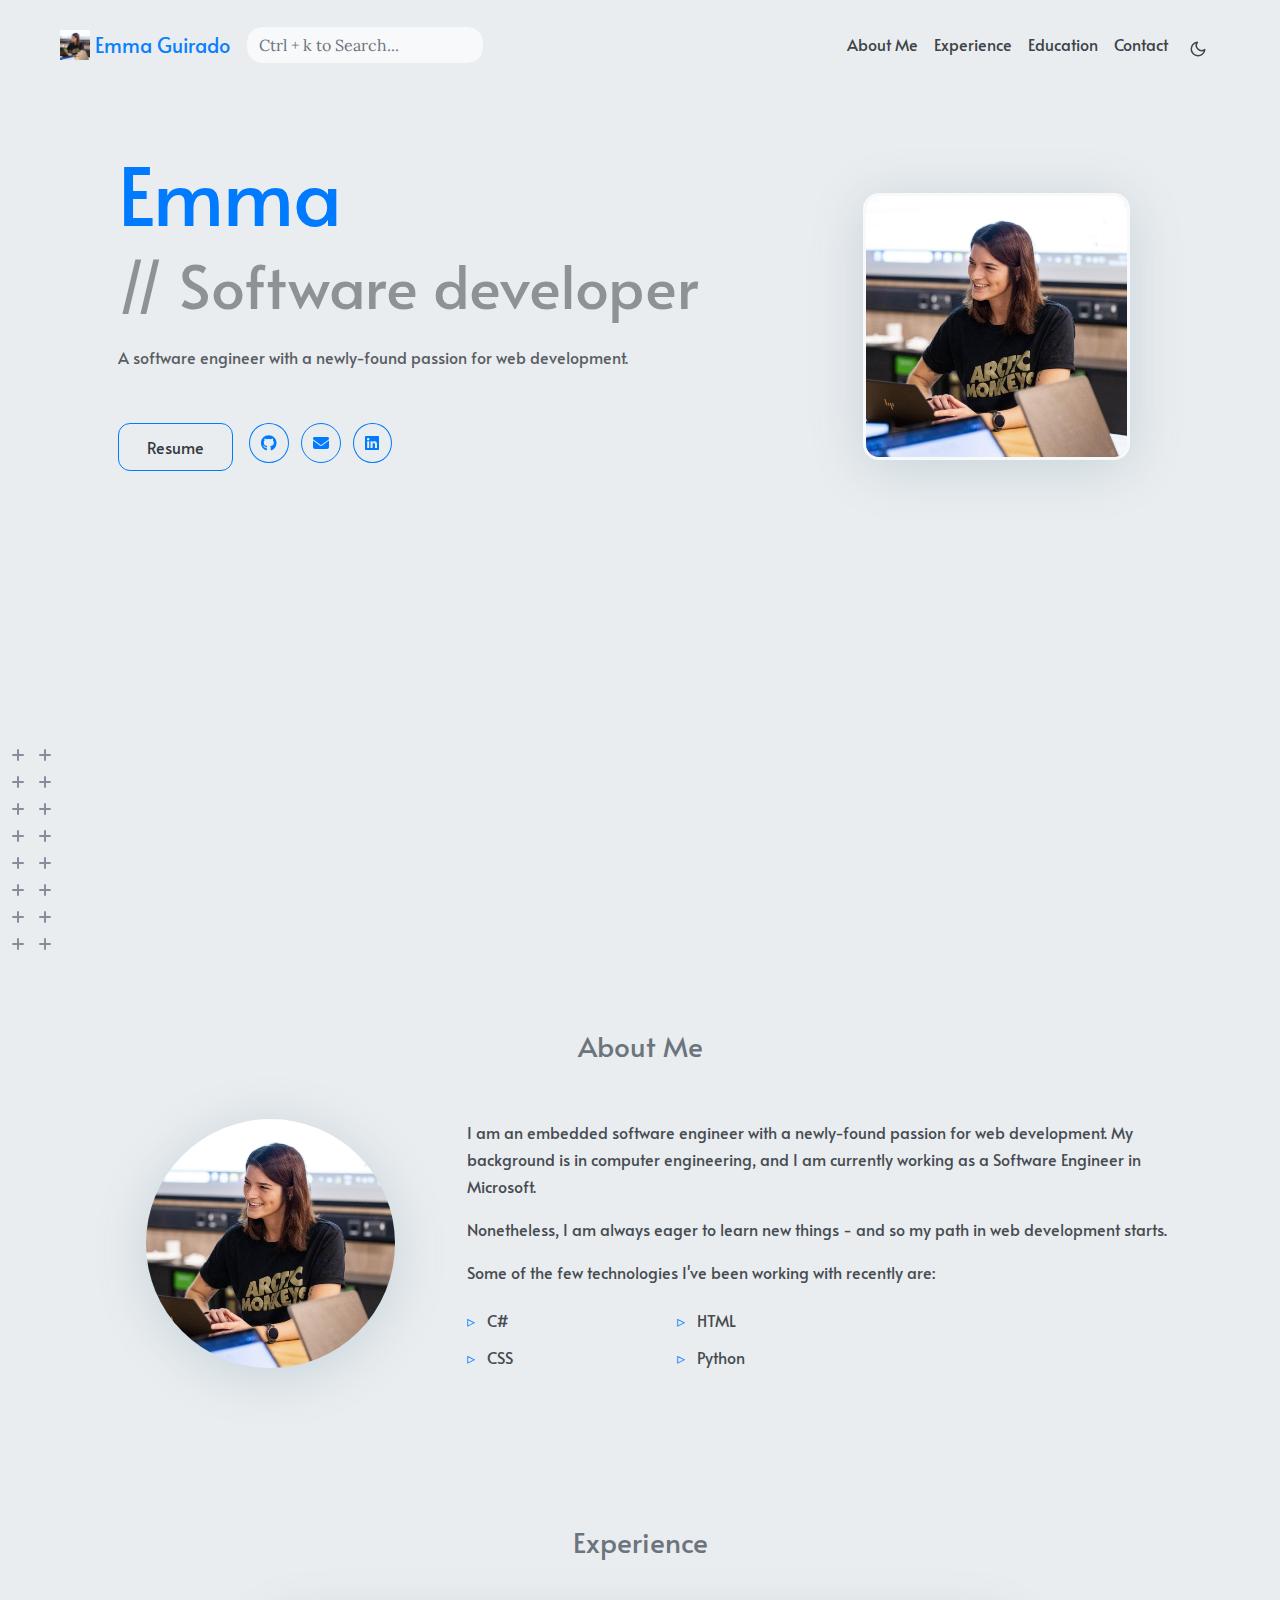
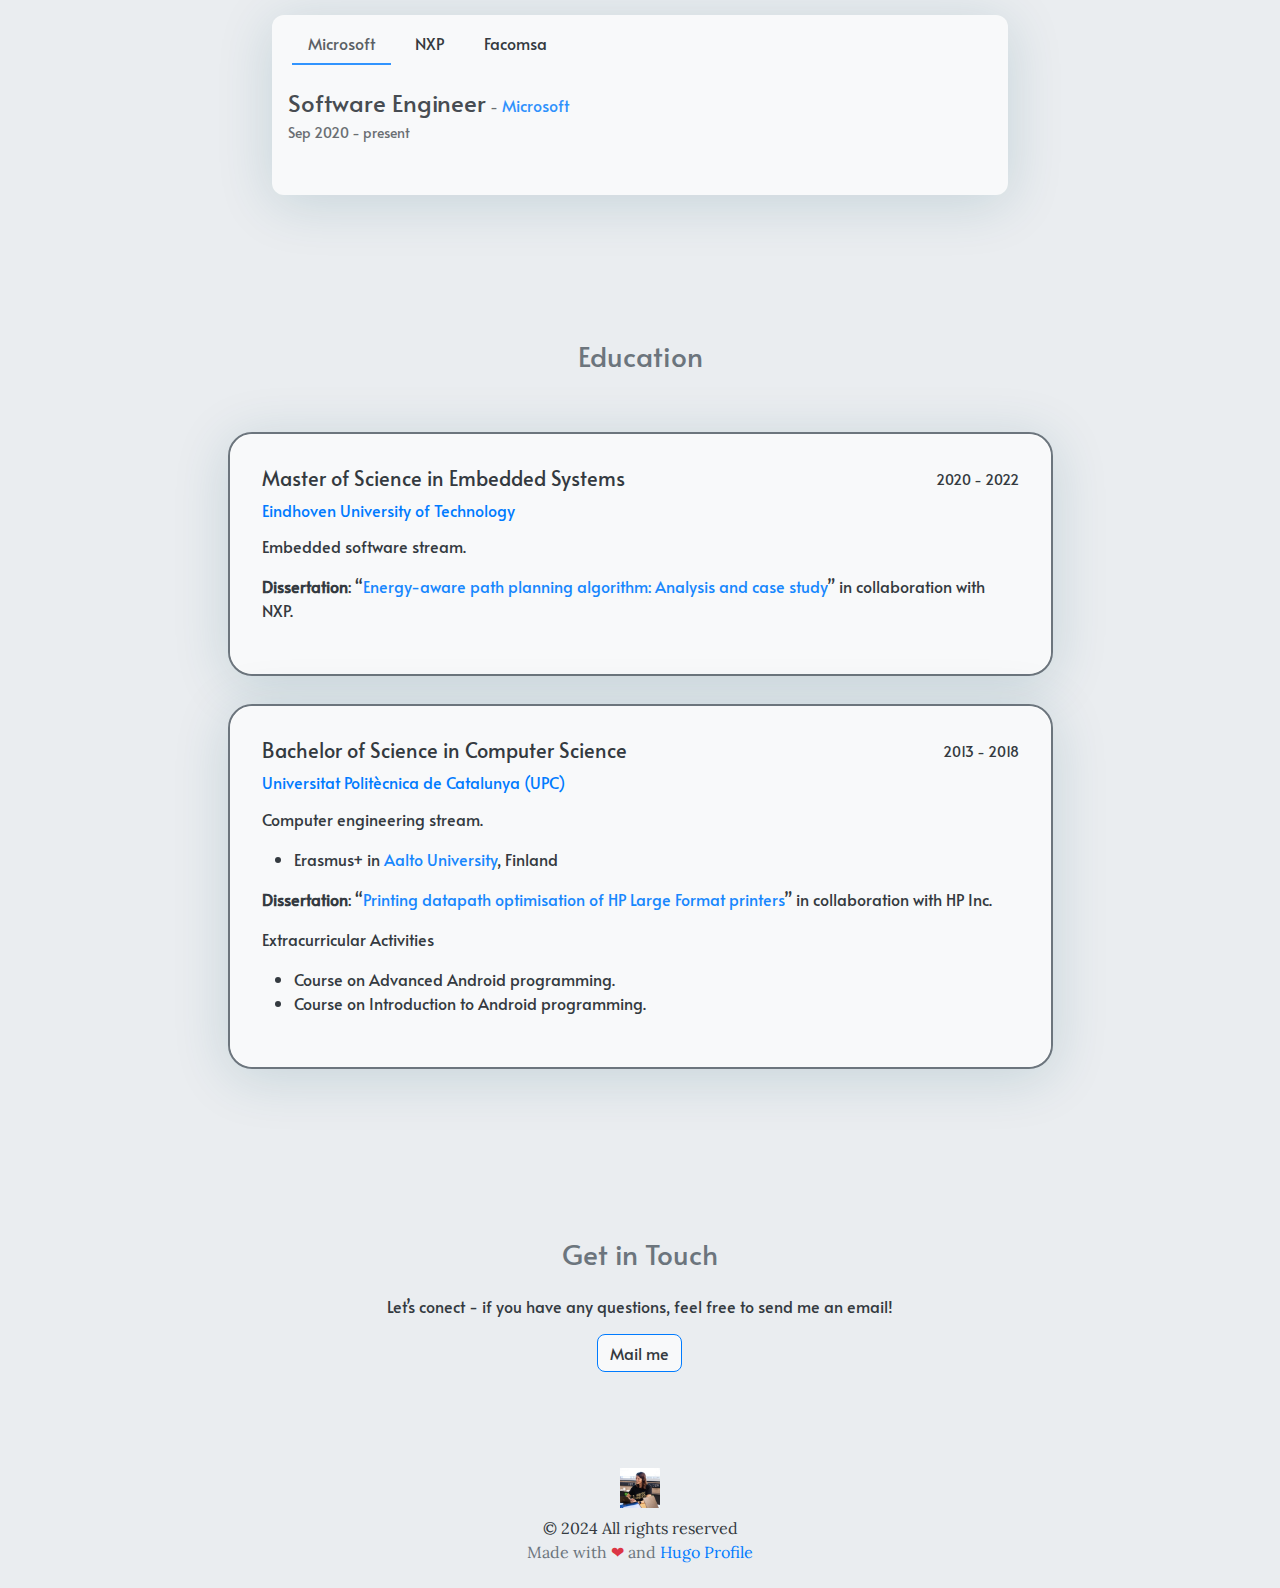
<file: index.html>
<!DOCTYPE html>
<html>

<head>
	<meta name="generator" content="Hugo 0.136.5"><meta charset="UTF-8">
<meta name="viewport" content="width=device-width, initial-scale=1.0">
<meta http-equiv="X-UA-Compatible" content="ie=edge">
<meta http-equiv="Accept-CH" content="DPR, Viewport-Width, Width">
<link rel="icon" href=/me.jpg type="image/gif">


<link rel="preconnect" href="https://fonts.googleapis.com">
<link rel="preconnect" href="https://fonts.gstatic.com" crossorigin>
<link rel="preload"
      as="style"
      href="https://fonts.googleapis.com/css2?family=Alata&family=Lora:ital,wght@0,400;0,500;0,600;0,700;1,400;1,500;1,600;1,700&family=Roboto:ital,wght@0,100;0,300;0,400;0,500;0,700;0,900;1,100;1,300;1,400;1,500;1,700;1,900&display=swap"
>
<link rel="stylesheet"
      href="https://fonts.googleapis.com/css2?family=Alata&family=Lora:ital,wght@0,400;0,500;0,600;0,700;1,400;1,500;1,600;1,700&family=Roboto:ital,wght@0,100;0,300;0,400;0,500;0,700;0,900;1,100;1,300;1,400;1,500;1,700;1,900&display=swap"
      media="print" onload="this.media='all'" />
<noscript>
  <link
          href="https://fonts.googleapis.com/css2?family=Alata&family=Lora:ital,wght@0,400;0,500;0,600;0,700;1,400;1,500;1,600;1,700&family=Roboto:ital,wght@0,100;0,300;0,400;0,500;0,700;0,900;1,100;1,300;1,400;1,500;1,700;1,900&display=swap"
          rel="stylesheet">
</noscript>


<link rel="stylesheet" href="/css/font.css" media="all">



<meta property="og:url" content="https://hugo-profile.netlify.app/">
  <meta property="og:site_name" content="Emma Guirado">
  <meta property="og:title" content="Emma Guirado">
  <meta property="og:description" content="Text about my cool site">
  <meta property="og:locale" content="en_us">
  <meta property="og:type" content="website">


  <meta name="twitter:card" content="summary">
  <meta name="twitter:title" content="Emma Guirado">
  <meta name="twitter:description" content="Text about my cool site">


<link rel="stylesheet" href="/bootstrap-5/css/bootstrap.min.css" media="all"><link rel="stylesheet" href="/css/header.css" media="all">
<link rel="stylesheet" href="/css/footer.css" media="all">


<link rel="stylesheet" href="/css/theme.css" media="all">

<style>
    :root {
        --text-color: #343a40;
        --text-secondary-color: #6c757d;
        --text-link-color: #007bff;
        --background-color: #eaedf0;
        --secondary-background-color: #64ffda1a;
        --primary-color: #007bff;
        --secondary-color: #f8f9fa;

         
        --text-color-dark: #e4e6eb;
        --text-secondary-color-dark: #b0b3b8;
        --text-link-color-dark: #ffffff;
        --background-color-dark: #18191a;
        --secondary-background-color-dark: #212529;
        --primary-color-dark: #ffffff;
        --secondary-color-dark: #212529;
    }
    body {
        font-size: 1rem;
        font-weight: 400;
        line-height: 1.5;
        text-align: left;
    }

    html {
        background-color: var(--background-color) !important;
    }

    body::-webkit-scrollbar {
        height: 0px;
        width: 8px;
        background-color: var(--background-color);
    }

    ::-webkit-scrollbar-track {
        border-radius: 1rem;
    }

    ::-webkit-scrollbar-thumb {
        border-radius: 1rem;
        background: #b0b0b0;
        outline: 1px solid var(--background-color);
    }

    #search-content::-webkit-scrollbar {
        width: .5em;
        height: .1em;
        background-color: var(--background-color);
    }
</style>



<meta name="description" content=Text&#32;about&#32;my&#32;cool&#32;site>
<link rel="stylesheet" href="/css/index.css" media="all">
<link rel="stylesheet" href="/css/projects.css" media="all">


<script defer src="/fontawesome-6/all-6.4.2.js"></script>


  
  

  <title>
Emma Guirado

  </title>
</head>

<body class="light">
  
  
<script>
    let localStorageValue = localStorage.getItem("pref-theme");
    let mediaQuery = window.matchMedia('(prefers-color-scheme: dark)').matches;

    switch (localStorageValue) {
        case "dark":
            document.body.classList.add('dark');
            break;
        case "light":
            document.body.classList.remove('dark');
            break;
        default:
            if (mediaQuery) {
                document.body.classList.add('dark');
            }
            break;
    }
</script>




<script>
    var prevScrollPos = window.pageYOffset;
    window.addEventListener("scroll", function showHeaderOnScroll() {
        let profileHeaderElem = document.getElementById("profileHeader");
        let currentScrollPos = window.pageYOffset;
        let resetHeaderStyle = false;
        let showNavBarOnScrollUp =  true ;
        let showNavBar = showNavBarOnScrollUp ? prevScrollPos > currentScrollPos : currentScrollPos > 0;
        if (showNavBar) {
            profileHeaderElem.classList.add("showHeaderOnTop");
        } else {
            resetHeaderStyle = true;
        }
        if(currentScrollPos === 0) {
            resetHeaderStyle = true;
        }
        if(resetHeaderStyle) {
            profileHeaderElem.classList.remove("showHeaderOnTop");
        }
        prevScrollPos = currentScrollPos;
    });
</script>



<header id="profileHeader">
    <nav class="pt-3 navbar navbar-expand-lg animate">
        <div class="container-fluid mx-xs-2 mx-sm-5 mx-md-5 mx-lg-5">
            
            <a class="navbar-brand primary-font text-wrap" href="/">
                
                <img src="/me.jpg" width="30" height="30"
                    class="d-inline-block align-top">
                Emma Guirado
                
            </a>

            
                <div>
                    <input id="search" autocomplete="off" class="form-control mr-sm-2 d-none d-md-block" placeholder='Ctrl &#43; k to Search...'
                        aria-label="Search" oninput="searchOnChange(event)">
                </div>
            

            
            <button class="navbar-toggler" type="button" data-bs-toggle="collapse" data-bs-target="#navbarContent"
                aria-controls="navbarContent" aria-expanded="false" aria-label="Toggle navigation">
                <svg aria-hidden="true" height="24" viewBox="0 0 16 16" version="1.1" width="24" data-view-component="true">
                    <path fill-rule="evenodd" d="M1 2.75A.75.75 0 011.75 2h12.5a.75.75 0 110 1.5H1.75A.75.75 0 011 2.75zm0 5A.75.75 0 011.75 7h12.5a.75.75 0 110 1.5H1.75A.75.75 0 011 7.75zM1.75 12a.75.75 0 100 1.5h12.5a.75.75 0 100-1.5H1.75z"></path>
                </svg>
            </button>

            
            <div class="collapse navbar-collapse text-wrap primary-font" id="navbarContent">
                <ul class="navbar-nav ms-auto text-center">
                    
                        <li class="nav-item navbar-text d-block d-md-none">
                            <div class="nav-link">
                                <input id="search" autocomplete="off" class="form-control mr-sm-2" placeholder='Ctrl &#43; k to Search...' aria-label="Search" oninput="searchOnChange(event)">
                            </div>
                        </li>
                    

                    
                    <li class="nav-item navbar-text">
                        <a class="nav-link" href="/#about" aria-label="about">
                            About Me
                        </a>
                    </li>
                    

                    
                    <li class="nav-item navbar-text">
                        <a class="nav-link" href="/#experience"
                            aria-label="experience">
                            Experience
                        </a>
                    </li>
                    

                    
                    <li class="nav-item navbar-text">
                        <a class="nav-link" href="/#education"
                            aria-label="education">
                            Education
                        </a>
                    </li>
                    

                    

                    

                    
                    <li class="nav-item navbar-text">
                        <a class="nav-link" href="/#contact"
                            aria-label="contact">
                            Contact
                        </a>
                    </li>
                    

                    

                    
                    

                    
                    <li class="nav-item navbar-text">
                        
                        <div class="text-center">
                            <button id="theme-toggle">
                                <svg id="moon" xmlns="http://www.w3.org/2000/svg" width="24" height="24" viewBox="0 0 24 24" fill="none" stroke="currentColor" stroke-width="2" stroke-linecap="round" stroke-linejoin="round">
                                    <path d="M21 12.79A9 9 0 1 1 11.21 3 7 7 0 0 0 21 12.79z"></path>
                                </svg>
                                <svg id="sun" xmlns="http://www.w3.org/2000/svg" width="24" height="24" viewBox="0 0 24 24" fill="none" stroke="currentColor" stroke-width="2" stroke-linecap="round" stroke-linejoin="round">
                                    <circle cx="12" cy="12" r="5"></circle>
                                    <line x1="12" y1="1" x2="12" y2="3"></line>
                                    <line x1="12" y1="21" x2="12" y2="23"></line>
                                    <line x1="4.22" y1="4.22" x2="5.64" y2="5.64"></line>
                                    <line x1="18.36" y1="18.36" x2="19.78" y2="19.78"></line>
                                    <line x1="1" y1="12" x2="3" y2="12"></line>
                                    <line x1="21" y1="12" x2="23" y2="12"></line>
                                    <line x1="4.22" y1="19.78" x2="5.64" y2="18.36"></line>
                                    <line x1="18.36" y1="5.64" x2="19.78" y2="4.22"></line>
                                </svg>
                            </button>
                        </div>
                    </li>
                    

                </ul>

            </div>
        </div>
    </nav>
</header>
<div id="content">
<section id="hero" class="py-5 align-middle">
    <div class="container px-3 px-sm-5 px-md-5 px-lg-5 pt-lg-3">
        <div class="row">
            <div class="col-sm-12 col-md-12 col-lg-8 content animate" id="primary-font">
                <span class="subtitle">
                    
                </span>
                <h2>
                    Emma
                </h2>
                <h3>
                    // Software developer
                </h3>
                <p class="hero-content">
                    A software engineer with a newly-found passion for web development.
                </p>
                <div class="row">
                    <div class="col-auto h-100">
                        
                        <a href="#" class="btn" download
			  >
                            Resume
                        </a>
                        
                    </div>
                    <div class="col-auto px-0 h-100"><span>
    
    <span class="px-1">
        <a href="https://github.com/emma-guirado"
             target="_blank" 
            class="btn social-icon"
        >
            <i class="fab fa-github"></i>
        </a>
    </span>
    
    <span class="px-1">
        <a href="mailto:e.n.guirado@gmail.com"
             target="_blank" 
            class="btn social-icon"
        >
            <i class="fa fa-envelope"></i>
        </a>
    </span>
    
    <span class="px-1">
        <a href="https://www.linkedin.com/in/emma-guirado/?locale=en_US"
             target="_blank" 
            class="btn social-icon"
        >
            <i class="fab fa-linkedin"></i>
        </a>
    </span>
    

    
</span>
</div>
                </div>
            </div>
            <div class="col-sm-12 col-md-12 col-lg-4">
                <div class="row justify-content-center">
                    <div class="col-sm-12 col-md-9 pt-5 image animate px-5 px-md-5 px-lg-0 text-center">
                        <img src="/me.jpg"
                            class="img-thumbnail mx-auto"
                            alt=""
                        >
                    </div>
                </div>
            </div>
        </div>
    </div>
    
    <div class="hero-bottom-svg d-md-block d-lg-block d-none">
        <svg xmlns="http://www.w3.org/2000/svg" width="201" height="201" viewBox="0 0 201 201">
            <g id="Group_1168" data-name="Group 1168" transform="translate(-384 -1392)">
                <rect id="Rectangle_2206" data-name="Rectangle 2206" width="12" height="2" rx="1"
                    transform="translate(391 1392) rotate(90)" fill="#282f49" />
                <rect id="Rectangle_2271" data-name="Rectangle 2271" width="12" height="2" rx="1"
                    transform="translate(391 1500) rotate(90)" fill="#282f49" />
                <rect id="Rectangle_2238" data-name="Rectangle 2238" width="12" height="2" rx="1"
                    transform="translate(391 1446) rotate(90)" fill="#282f49" />
                <rect id="Rectangle_2278" data-name="Rectangle 2278" width="12" height="2" rx="1"
                    transform="translate(391 1554) rotate(90)" fill="#282f49" />
                <rect id="Rectangle_2222" data-name="Rectangle 2222" width="12" height="2" rx="1"
                    transform="translate(391 1419) rotate(90)" fill="#282f49" />
                <rect id="Rectangle_2272" data-name="Rectangle 2272" width="12" height="2" rx="1"
                    transform="translate(391 1527) rotate(90)" fill="#282f49" />
                <rect id="Rectangle_2241" data-name="Rectangle 2241" width="12" height="2" rx="1"
                    transform="translate(391 1473) rotate(90)" fill="#282f49" />
                <rect id="Rectangle_2288" data-name="Rectangle 2288" width="12" height="2" rx="1"
                    transform="translate(391 1581) rotate(90)" fill="#282f49" />
                <rect id="Rectangle_2214" data-name="Rectangle 2214" width="12" height="2" rx="1"
                    transform="translate(499 1392) rotate(90)" fill="#282f49" />
                <rect id="Rectangle_2289" data-name="Rectangle 2289" width="12" height="2" rx="1"
                    transform="translate(499 1500) rotate(90)" fill="#282f49" />
                <rect id="Rectangle_2256" data-name="Rectangle 2256" width="12" height="2" rx="1"
                    transform="translate(499 1446) rotate(90)" fill="#282f49" />
                <rect id="Rectangle_2290" data-name="Rectangle 2290" width="12" height="2" rx="1"
                    transform="translate(499 1554) rotate(90)" fill="#282f49" />
                <rect id="Rectangle_2231" data-name="Rectangle 2231" width="12" height="2" rx="1"
                    transform="translate(499 1419) rotate(90)" fill="#282f49" />
                <rect id="Rectangle_2291" data-name="Rectangle 2291" width="12" height="2" rx="1"
                    transform="translate(499 1527) rotate(90)" fill="#282f49" />
                <rect id="Rectangle_2257" data-name="Rectangle 2257" width="12" height="2" rx="1"
                    transform="translate(499 1473) rotate(90)" fill="#282f49" />
                <rect id="Rectangle_2292" data-name="Rectangle 2292" width="12" height="2" rx="1"
                    transform="translate(499 1581) rotate(90)" fill="#282f49" />
                <rect id="Rectangle_2210" data-name="Rectangle 2210" width="12" height="2" rx="1"
                    transform="translate(445 1392) rotate(90)" fill="#282f49" />
                <rect id="Rectangle_2279" data-name="Rectangle 2279" width="12" height="2" rx="1"
                    transform="translate(445 1500) rotate(90)" fill="#282f49" />
                <rect id="Rectangle_2248" data-name="Rectangle 2248" width="12" height="2" rx="1"
                    transform="translate(445 1446) rotate(90)" fill="#282f49" />
                <rect id="Rectangle_2280" data-name="Rectangle 2280" width="12" height="2" rx="1"
                    transform="translate(445 1554) rotate(90)" fill="#282f49" />
                <rect id="Rectangle_2226" data-name="Rectangle 2226" width="12" height="2" rx="1"
                    transform="translate(445 1419) rotate(90)" fill="#282f49" />
                <rect id="Rectangle_2281" data-name="Rectangle 2281" width="12" height="2" rx="1"
                    transform="translate(445 1527) rotate(90)" fill="#282f49" />
                <rect id="Rectangle_2249" data-name="Rectangle 2249" width="12" height="2" rx="1"
                    transform="translate(445 1473) rotate(90)" fill="#282f49" />
                <rect id="Rectangle_2293" data-name="Rectangle 2293" width="12" height="2" rx="1"
                    transform="translate(445 1581) rotate(90)" fill="#282f49" />
                <rect id="Rectangle_2219" data-name="Rectangle 2219" width="12" height="2" rx="1"
                    transform="translate(553 1392) rotate(90)" fill="#282f49" />
                <rect id="Rectangle_2310" data-name="Rectangle 2310" width="12" height="2" rx="1"
                    transform="translate(553 1500) rotate(90)" fill="#282f49" />
                <rect id="Rectangle_2262" data-name="Rectangle 2262" width="12" height="2" rx="1"
                    transform="translate(553 1446) rotate(90)" fill="#282f49" />
                <rect id="Rectangle_2311" data-name="Rectangle 2311" width="12" height="2" rx="1"
                    transform="translate(553 1554) rotate(90)" fill="#282f49" />
                <rect id="Rectangle_2232" data-name="Rectangle 2232" width="12" height="2" rx="1"
                    transform="translate(553 1419) rotate(90)" fill="#282f49" />
                <rect id="Rectangle_2312" data-name="Rectangle 2312" width="12" height="2" rx="1"
                    transform="translate(553 1527) rotate(90)" fill="#282f49" />
                <rect id="Rectangle_2263" data-name="Rectangle 2263" width="12" height="2" rx="1"
                    transform="translate(553 1473) rotate(90)" fill="#282f49" />
                <rect id="Rectangle_2313" data-name="Rectangle 2313" width="12" height="2" rx="1"
                    transform="translate(553 1581) rotate(90)" fill="#282f49" />
                <rect id="Rectangle_2209" data-name="Rectangle 2209" width="12" height="2" rx="1"
                    transform="translate(418 1392) rotate(90)" fill="#282f49" />
                <rect id="Rectangle_2273" data-name="Rectangle 2273" width="12" height="2" rx="1"
                    transform="translate(418 1500) rotate(90)" fill="#282f49" />
                <rect id="Rectangle_2242" data-name="Rectangle 2242" width="12" height="2" rx="1"
                    transform="translate(418 1446) rotate(90)" fill="#282f49" />
                <rect id="Rectangle_2282" data-name="Rectangle 2282" width="12" height="2" rx="1"
                    transform="translate(418 1554) rotate(90)" fill="#282f49" />
                <rect id="Rectangle_2223" data-name="Rectangle 2223" width="12" height="2" rx="1"
                    transform="translate(418 1419) rotate(90)" fill="#282f49" />
                <rect id="Rectangle_2274" data-name="Rectangle 2274" width="12" height="2" rx="1"
                    transform="translate(418 1527) rotate(90)" fill="#282f49" />
                <rect id="Rectangle_2243" data-name="Rectangle 2243" width="12" height="2" rx="1"
                    transform="translate(418 1473) rotate(90)" fill="#282f49" />
                <rect id="Rectangle_2294" data-name="Rectangle 2294" width="12" height="2" rx="1"
                    transform="translate(418 1581) rotate(90)" fill="#282f49" />
                <rect id="Rectangle_2217" data-name="Rectangle 2217" width="12" height="2" rx="1"
                    transform="translate(526 1392) rotate(90)" fill="#282f49" />
                <rect id="Rectangle_2314" data-name="Rectangle 2314" width="12" height="2" rx="1"
                    transform="translate(526 1500) rotate(90)" fill="#282f49" />
                <rect id="Rectangle_2258" data-name="Rectangle 2258" width="12" height="2" rx="1"
                    transform="translate(526 1446) rotate(90)" fill="#282f49" />
                <rect id="Rectangle_2315" data-name="Rectangle 2315" width="12" height="2" rx="1"
                    transform="translate(526 1554) rotate(90)" fill="#282f49" />
                <rect id="Rectangle_2233" data-name="Rectangle 2233" width="12" height="2" rx="1"
                    transform="translate(526 1419) rotate(90)" fill="#282f49" />
                <rect id="Rectangle_2316" data-name="Rectangle 2316" width="12" height="2" rx="1"
                    transform="translate(526 1527) rotate(90)" fill="#282f49" />
                <rect id="Rectangle_2259" data-name="Rectangle 2259" width="12" height="2" rx="1"
                    transform="translate(526 1473) rotate(90)" fill="#282f49" />
                <rect id="Rectangle_2317" data-name="Rectangle 2317" width="12" height="2" rx="1"
                    transform="translate(526 1581) rotate(90)" fill="#282f49" />
                <rect id="Rectangle_2211" data-name="Rectangle 2211" width="12" height="2" rx="1"
                    transform="translate(472 1392) rotate(90)" fill="#282f49" />
                <rect id="Rectangle_2295" data-name="Rectangle 2295" width="12" height="2" rx="1"
                    transform="translate(472 1500) rotate(90)" fill="#282f49" />
                <rect id="Rectangle_2250" data-name="Rectangle 2250" width="12" height="2" rx="1"
                    transform="translate(472 1446) rotate(90)" fill="#282f49" />
                <rect id="Rectangle_2296" data-name="Rectangle 2296" width="12" height="2" rx="1"
                    transform="translate(472 1554) rotate(90)" fill="#282f49" />
                <rect id="Rectangle_2227" data-name="Rectangle 2227" width="12" height="2" rx="1"
                    transform="translate(472 1419) rotate(90)" fill="#282f49" />
                <rect id="Rectangle_2297" data-name="Rectangle 2297" width="12" height="2" rx="1"
                    transform="translate(472 1527) rotate(90)" fill="#282f49" />
                <rect id="Rectangle_2251" data-name="Rectangle 2251" width="12" height="2" rx="1"
                    transform="translate(472 1473) rotate(90)" fill="#282f49" />
                <rect id="Rectangle_2298" data-name="Rectangle 2298" width="12" height="2" rx="1"
                    transform="translate(472 1581) rotate(90)" fill="#282f49" />
                <rect id="Rectangle_2221" data-name="Rectangle 2221" width="12" height="2" rx="1"
                    transform="translate(580 1392) rotate(90)" fill="#282f49" />
                <rect id="Rectangle_2318" data-name="Rectangle 2318" width="12" height="2" rx="1"
                    transform="translate(580 1500) rotate(90)" fill="#282f49" />
                <rect id="Rectangle_2264" data-name="Rectangle 2264" width="12" height="2" rx="1"
                    transform="translate(580 1446) rotate(90)" fill="#282f49" />
                <rect id="Rectangle_2319" data-name="Rectangle 2319" width="12" height="2" rx="1"
                    transform="translate(580 1554) rotate(90)" fill="#282f49" />
                <rect id="Rectangle_2236" data-name="Rectangle 2236" width="12" height="2" rx="1"
                    transform="translate(580 1419) rotate(90)" fill="#282f49" />
                <rect id="Rectangle_2320" data-name="Rectangle 2320" width="12" height="2" rx="1"
                    transform="translate(580 1527) rotate(90)" fill="#282f49" />
                <rect id="Rectangle_2265" data-name="Rectangle 2265" width="12" height="2" rx="1"
                    transform="translate(580 1473) rotate(90)" fill="#282f49" />
                <rect id="Rectangle_2321" data-name="Rectangle 2321" width="12" height="2" rx="1"
                    transform="translate(580 1581) rotate(90)" fill="#282f49" />
                <rect id="Rectangle_2207" data-name="Rectangle 2207" width="12" height="2" rx="1"
                    transform="translate(396 1399) rotate(-180)" fill="#282f49" />
                <rect id="Rectangle_2270" data-name="Rectangle 2270" width="12" height="2" rx="1"
                    transform="translate(396 1507) rotate(-180)" fill="#282f49" />
                <rect id="Rectangle_2239" data-name="Rectangle 2239" width="12" height="2" rx="1"
                    transform="translate(396 1453) rotate(-180)" fill="#282f49" />
                <rect id="Rectangle_2283" data-name="Rectangle 2283" width="12" height="2" rx="1"
                    transform="translate(396 1561) rotate(-180)" fill="#282f49" />
                <rect id="Rectangle_2224" data-name="Rectangle 2224" width="12" height="2" rx="1"
                    transform="translate(396 1426) rotate(-180)" fill="#282f49" />
                <rect id="Rectangle_2275" data-name="Rectangle 2275" width="12" height="2" rx="1"
                    transform="translate(396 1534) rotate(-180)" fill="#282f49" />
                <rect id="Rectangle_2244" data-name="Rectangle 2244" width="12" height="2" rx="1"
                    transform="translate(396 1480) rotate(-180)" fill="#282f49" />
                <rect id="Rectangle_2299" data-name="Rectangle 2299" width="12" height="2" rx="1"
                    transform="translate(396 1588) rotate(-180)" fill="#282f49" />
                <rect id="Rectangle_2215" data-name="Rectangle 2215" width="12" height="2" rx="1"
                    transform="translate(504 1399) rotate(-180)" fill="#282f49" />
                <rect id="Rectangle_2300" data-name="Rectangle 2300" width="12" height="2" rx="1"
                    transform="translate(504 1507) rotate(-180)" fill="#282f49" />
                <rect id="Rectangle_2252" data-name="Rectangle 2252" width="12" height="2" rx="1"
                    transform="translate(504 1453) rotate(-180)" fill="#282f49" />
                <rect id="Rectangle_2301" data-name="Rectangle 2301" width="12" height="2" rx="1"
                    transform="translate(504 1561) rotate(-180)" fill="#282f49" />
                <rect id="Rectangle_2228" data-name="Rectangle 2228" width="12" height="2" rx="1"
                    transform="translate(504 1426) rotate(-180)" fill="#282f49" />
                <rect id="Rectangle_2302" data-name="Rectangle 2302" width="12" height="2" rx="1"
                    transform="translate(504 1534) rotate(-180)" fill="#282f49" />
                <rect id="Rectangle_2253" data-name="Rectangle 2253" width="12" height="2" rx="1"
                    transform="translate(504 1480) rotate(-180)" fill="#282f49" />
                <rect id="Rectangle_2303" data-name="Rectangle 2303" width="12" height="2" rx="1"
                    transform="translate(504 1588) rotate(-180)" fill="#282f49" />
                <rect id="Rectangle_2212" data-name="Rectangle 2212" width="12" height="2" rx="1"
                    transform="translate(450 1399) rotate(-180)" fill="#282f49" />
                <rect id="Rectangle_2284" data-name="Rectangle 2284" width="12" height="2" rx="1"
                    transform="translate(450 1507) rotate(-180)" fill="#282f49" />
                <rect id="Rectangle_2245" data-name="Rectangle 2245" width="12" height="2" rx="1"
                    transform="translate(450 1453) rotate(-180)" fill="#282f49" />
                <rect id="Rectangle_2285" data-name="Rectangle 2285" width="12" height="2" rx="1"
                    transform="translate(450 1561) rotate(-180)" fill="#282f49" />
                <rect id="Rectangle_2229" data-name="Rectangle 2229" width="12" height="2" rx="1"
                    transform="translate(450 1426) rotate(-180)" fill="#282f49" />
                <rect id="Rectangle_2286" data-name="Rectangle 2286" width="12" height="2" rx="1"
                    transform="translate(450 1534) rotate(-180)" fill="#282f49" />
                <rect id="Rectangle_2246" data-name="Rectangle 2246" width="12" height="2" rx="1"
                    transform="translate(450 1480) rotate(-180)" fill="#282f49" />
                <rect id="Rectangle_2304" data-name="Rectangle 2304" width="12" height="2" rx="1"
                    transform="translate(450 1588) rotate(-180)" fill="#282f49" />
                <rect id="Rectangle_2218" data-name="Rectangle 2218" width="12" height="2" rx="1"
                    transform="translate(558 1399) rotate(-180)" fill="#282f49" />
                <rect id="Rectangle_2322" data-name="Rectangle 2322" width="12" height="2" rx="1"
                    transform="translate(558 1507) rotate(-180)" fill="#282f49" />
                <rect id="Rectangle_2266" data-name="Rectangle 2266" width="12" height="2" rx="1"
                    transform="translate(558 1453) rotate(-180)" fill="#282f49" />
                <rect id="Rectangle_2323" data-name="Rectangle 2323" width="12" height="2" rx="1"
                    transform="translate(558 1561) rotate(-180)" fill="#282f49" />
                <rect id="Rectangle_2234" data-name="Rectangle 2234" width="12" height="2" rx="1"
                    transform="translate(558 1426) rotate(-180)" fill="#282f49" />
                <rect id="Rectangle_2324" data-name="Rectangle 2324" width="12" height="2" rx="1"
                    transform="translate(558 1534) rotate(-180)" fill="#282f49" />
                <rect id="Rectangle_2267" data-name="Rectangle 2267" width="12" height="2" rx="1"
                    transform="translate(558 1480) rotate(-180)" fill="#282f49" />
                <rect id="Rectangle_2325" data-name="Rectangle 2325" width="12" height="2" rx="1"
                    transform="translate(558 1588) rotate(-180)" fill="#282f49" />
                <rect id="Rectangle_2208" data-name="Rectangle 2208" width="12" height="2" rx="1"
                    transform="translate(423 1399) rotate(-180)" fill="#282f49" />
                <rect id="Rectangle_2276" data-name="Rectangle 2276" width="12" height="2" rx="1"
                    transform="translate(423 1507) rotate(-180)" fill="#282f49" />
                <rect id="Rectangle_2240" data-name="Rectangle 2240" width="12" height="2" rx="1"
                    transform="translate(423 1453) rotate(-180)" fill="#282f49" />
                <rect id="Rectangle_2287" data-name="Rectangle 2287" width="12" height="2" rx="1"
                    transform="translate(423 1561) rotate(-180)" fill="#282f49" />
                <rect id="Rectangle_2225" data-name="Rectangle 2225" width="12" height="2" rx="1"
                    transform="translate(423 1426) rotate(-180)" fill="#282f49" />
                <rect id="Rectangle_2277" data-name="Rectangle 2277" width="12" height="2" rx="1"
                    transform="translate(423 1534) rotate(-180)" fill="#282f49" />
                <rect id="Rectangle_2247" data-name="Rectangle 2247" width="12" height="2" rx="1"
                    transform="translate(423 1480) rotate(-180)" fill="#282f49" />
                <rect id="Rectangle_2305" data-name="Rectangle 2305" width="12" height="2" rx="1"
                    transform="translate(423 1588) rotate(-180)" fill="#282f49" />
                <rect id="Rectangle_2216" data-name="Rectangle 2216" width="12" height="2" rx="1"
                    transform="translate(531 1399) rotate(-180)" fill="#282f49" />
                <rect id="Rectangle_2326" data-name="Rectangle 2326" width="12" height="2" rx="1"
                    transform="translate(531 1507) rotate(-180)" fill="#282f49" />
                <rect id="Rectangle_2260" data-name="Rectangle 2260" width="12" height="2" rx="1"
                    transform="translate(531 1453) rotate(-180)" fill="#282f49" />
                <rect id="Rectangle_2327" data-name="Rectangle 2327" width="12" height="2" rx="1"
                    transform="translate(531 1561) rotate(-180)" fill="#282f49" />
                <rect id="Rectangle_2235" data-name="Rectangle 2235" width="12" height="2" rx="1"
                    transform="translate(531 1426) rotate(-180)" fill="#282f49" />
                <rect id="Rectangle_2328" data-name="Rectangle 2328" width="12" height="2" rx="1"
                    transform="translate(531 1534) rotate(-180)" fill="#282f49" />
                <rect id="Rectangle_2261" data-name="Rectangle 2261" width="12" height="2" rx="1"
                    transform="translate(531 1480) rotate(-180)" fill="#282f49" />
                <rect id="Rectangle_2329" data-name="Rectangle 2329" width="12" height="2" rx="1"
                    transform="translate(531 1588) rotate(-180)" fill="#282f49" />
                <rect id="Rectangle_2213" data-name="Rectangle 2213" width="12" height="2" rx="1"
                    transform="translate(477 1399) rotate(-180)" fill="#282f49" />
                <rect id="Rectangle_2306" data-name="Rectangle 2306" width="12" height="2" rx="1"
                    transform="translate(477 1507) rotate(-180)" fill="#282f49" />
                <rect id="Rectangle_2254" data-name="Rectangle 2254" width="12" height="2" rx="1"
                    transform="translate(477 1453) rotate(-180)" fill="#282f49" />
                <rect id="Rectangle_2307" data-name="Rectangle 2307" width="12" height="2" rx="1"
                    transform="translate(477 1561) rotate(-180)" fill="#282f49" />
                <rect id="Rectangle_2230" data-name="Rectangle 2230" width="12" height="2" rx="1"
                    transform="translate(477 1426) rotate(-180)" fill="#282f49" />
                <rect id="Rectangle_2308" data-name="Rectangle 2308" width="12" height="2" rx="1"
                    transform="translate(477 1534) rotate(-180)" fill="#282f49" />
                <rect id="Rectangle_2255" data-name="Rectangle 2255" width="12" height="2" rx="1"
                    transform="translate(477 1480) rotate(-180)" fill="#282f49" />
                <rect id="Rectangle_2309" data-name="Rectangle 2309" width="12" height="2" rx="1"
                    transform="translate(477 1588) rotate(-180)" fill="#282f49" />
                <rect id="Rectangle_2220" data-name="Rectangle 2220" width="12" height="2" rx="1"
                    transform="translate(585 1399) rotate(-180)" fill="#282f49" />
                <rect id="Rectangle_2330" data-name="Rectangle 2330" width="12" height="2" rx="1"
                    transform="translate(585 1507) rotate(-180)" fill="#282f49" />
                <rect id="Rectangle_2268" data-name="Rectangle 2268" width="12" height="2" rx="1"
                    transform="translate(585 1453) rotate(-180)" fill="#282f49" />
                <rect id="Rectangle_2331" data-name="Rectangle 2331" width="12" height="2" rx="1"
                    transform="translate(585 1561) rotate(-180)" fill="#282f49" />
                <rect id="Rectangle_2237" data-name="Rectangle 2237" width="12" height="2" rx="1"
                    transform="translate(585 1426) rotate(-180)" fill="#282f49" />
                <rect id="Rectangle_2332" data-name="Rectangle 2332" width="12" height="2" rx="1"
                    transform="translate(585 1534) rotate(-180)" fill="#282f49" />
                <rect id="Rectangle_2269" data-name="Rectangle 2269" width="12" height="2" rx="1"
                    transform="translate(585 1480) rotate(-180)" fill="#282f49" />
                <rect id="Rectangle_2333" data-name="Rectangle 2333" width="12" height="2" rx="1"
                    transform="translate(585 1588) rotate(-180)" fill="#282f49" />
            </g>
        </svg>
    </div>
    
</section>

<section id="about" class="py-0 py-sm-5">
    <div class="container bg-transparent">
        <h3 class="text-center bg-transparent primary-font">About Me</h3>
        <div class="bg-transparent row justify-content-center px-3 py-5">
            
            <div class="col-sm-12 col-md-8 col-lg-4 mb-5 mb-sm-0 mb-md-5 mb-lg-0 d-none d-sm-none d-md-block">
                <div class="image d-flex px-5">
                    <img src="/me.jpg" class="img-thumbnail mx-auto rounded-circle" alt="">
                </div>
            </div>
            
            <div class="col-sm-12 col-md-12 col-lg-8 content primary-font">
                <p>I am an embedded software engineer with a newly-found passion for web development. My background is in computer engineering, and I am currently working as a Software Engineer in Microsoft.</p>
<p>Nonetheless, I am always eager to learn new things - and so my path in web development starts.</p>


                
                Some of the few technologies I&#39;ve been working with recently are:
                <ul>
                    
                    <li>C#</li>
                    
                    <li>HTML</li>
                    
                    <li>CSS</li>
                    
                    <li>Python</li>
                    
                </ul>
                
            </div>
        </div>
    </div>
</section>

<section id="experience" class="py-5">
    <div class="container primary-font">
        <h3 class="text-center">Experience</h3>
        <div class="row justify-content-center">
            <div class="col-sm-12 col-md-8 col-lg-8 py-5">
                <div class="experience-container px-3 pt-2">
                    <ul class="nav nav-pills mb-3 bg-transparent" id="pills-tab" role="tablist">
                        
                        
                        <li class="nav-item px-1 bg-transparent" role="presentation">
                            <div 
                                class="nav-link active bg-transparent" 
                                aria-selected="true" 
                                role="tab" 
                                data-bs-toggle="pill"
                                id='Microsoft-Sep-2020---present-tab'
                                data-bs-target='#pills-Microsoft-Sep-2020---present'
                                aria-controls='Microsoft-Sep-2020---present' 
                            >
                                Microsoft
                            </div>
                        </li>
                        
                        
                        
                        <li class="nav-item px-1 bg-transparent" role="presentation">
                            <div 
                                class="nav-link bg-transparent" 
                                aria-selected="true" 
                                role="tab" 
                                data-bs-toggle="pill"
                                id='NXP-Aug-2021---Jul-2022-tab'
                                data-bs-target='#pills-NXP-Aug-2021---Jul-2022' 
                                aria-controls='NXP-Aug-2021---Jul-2022'
                            >
                                NXP
                            </div>
                        </li>
                        
                        
                        
                        <li class="nav-item px-1 bg-transparent" role="presentation">
                            <div 
                                class="nav-link bg-transparent" 
                                aria-selected="true" 
                                role="tab" 
                                data-bs-toggle="pill"
                                id='Facomsa-Sep-2018---Aug-2020-tab'
                                data-bs-target='#pills-Facomsa-Sep-2018---Aug-2020' 
                                aria-controls='Facomsa-Sep-2018---Aug-2020'
                            >
                                Facomsa
                            </div>
                        </li>
                        
                        
                    </ul>
                    <div class="tab-content pb-5 pt-2 bg-transparent primary-font" id="pills-tabContent">
                        
                        
                        <div 
                            class="tab-pane fade show active bg-transparent" 
                            role="tabpanel"
                            id='pills-Microsoft-Sep-2020---present'
                            aria-labelledby='pills-Microsoft-Sep-2020---present-tab'
                        >
                            <div>
                                <span class="h4">Software Engineer</span>
                                <small>-</small>
                                <a href="https://www.microsoft.com/en-us/" target="_blank">Microsoft</a>
                                <div class="pb-1">
                                    <small>Sep 2020 - present</small>
                                    
                                </div>

                                
                            </div>

                            
                        </div>
                        
                        
                        
                        <div 
                            class="tab-pane fade bg-transparent" 
                            role="tabpanel"
                            id='pills-NXP-Aug-2021---Jul-2022'
                            aria-labelledby='pills-NXP-Aug-2021---Jul-2022-tab'
                        >
                            <div>
                                <span class="h4">Automotive System Innovations Intern</span>
                                <small>-</small>
                                <a href="https://www.nxp.com" target="_blank">NXP</a>
                                
                                <div class="pb-1">
                                    <small>Aug 2021 - Jul 2022</small>
                                    
                                </div>
                                
                                
                            </div>

                            <div class="pt-2">
                                
                            </div>
                        </div>
                        
                        
                        
                        <div 
                            class="tab-pane fade bg-transparent" 
                            role="tabpanel"
                            id='pills-Facomsa-Sep-2018---Aug-2020'
                            aria-labelledby='pills-Facomsa-Sep-2018---Aug-2020-tab'
                        >
                            <div>
                                <span class="h4">R&amp;D Connectivity Engineer</span>
                                <small>-</small>
                                <a href="https://facomsa.com" target="_blank">Facomsa</a>
                                
                                <div class="pb-1">
                                    <small>Sep 2018 - Aug 2020</small>
                                    
                                </div>
                                
                                
                            </div>

                            <div class="pt-2">
                                
                            </div>
                        </div>
                        
                        
                    </div>
                </div>
            </div>
        </div>
    </div>
</section>


<section id="education" class="py-5">
    <div class="container">
        <h3 class="text-center primary-font">Education</h3>
        <div class="row justify-content-center py-5">
            
            
            <div class="col-12 p-0">
                <div class="row row align-items-center justify-content-center m-1 mb-4">
                    

                    <div class="col-md-9 primary-font">
                        <div class="card">
                            <div class="card-body">
                                <div class="float-end">
                                    <small>2020 - 2022</small>
                                </div>
                                <h5 class="card-title">Master of Science in Embedded Systems</h5>
                                
                                
                                <a href="https://www.tue.nl/en/" target="_blank">
                                    <h6>
                                    Eindhoven University of Technology
                                    </h6>
                                </a>
                                

                                
                                <div class="py-1 education-content">
                                    <p>Embedded software stream.</p>
<p><strong>Dissertation</strong>: &ldquo;<a href="https://research.tue.nl/en/studentTheses/energy-aware-path-planning-algorithm">Energy-aware path planning algorithm: Analysis and case study</a>&rdquo; in collaboration with NXP.</p>

                                </div>

                                
                            </div>
                        </div>
                    </div>
                </div>
            </div>
            
            <div class="col-12 p-0">
                <div class="row row align-items-center justify-content-center m-1 mb-4">
                    

                    <div class="col-md-9 primary-font">
                        <div class="card">
                            <div class="card-body">
                                <div class="float-end">
                                    <small>2013 - 2018</small>
                                </div>
                                <h5 class="card-title">Bachelor of Science in Computer Science</h5>
                                
                                
                                <a href="https://www.upc.edu/en?set_language=en" target="_blank">
                                    <h6>
                                    Universitat Politècnica de Catalunya (UPC)
                                    </h6>
                                </a>
                                

                                
                                <div class="py-1 education-content">
                                    <p>Computer engineering stream.</p>
<ul>
<li>Erasmus+ in <a href="https://www.aalto.fi/en">Aalto University</a>, Finland</li>
</ul>
<p><strong>Dissertation</strong>: &ldquo;<a href="https://upcommons.upc.edu/handle/2117/121135">Printing datapath optimisation of HP Large Format printers</a>&rdquo; in collaboration with HP Inc.</p>
<p>Extracurricular Activities</p>
<ul>
<li>Course on Advanced Android programming.</li>
<li>Course on Introduction to Android programming.</li>
</ul>

                                </div>

                                
                            </div>
                        </div>
                    </div>
                </div>
            </div>
            
        </div>
    </div>
</section>


<section id="contact" class="py-5">
    <div class="container primary-font">
        <h3 class="text-center">Get in Touch</h3>
        <div class="px-0 px-md-5 px-lg-5">
            <div class="row justify-content-center px-md-5">
                <div class="col-md-8 py-3">
                    <div class="text-center">
                        Let&rsquo;s conect - if you have any questions, feel free to send me an email!
                    </div>
                    
                    <div class="text-center pt-3">
                        <a 
                            href='
                                    mailto:e.n.guirado@gmail.com
                                  '
                            target="_blank"
                            class="btn"
                        >
                            Mail me
                        </a>
                    </div>
                    
                </div>
            </div>
        </div>
    </div>
    <div id="contact-form-status"></div>
</section>


<svg xmlns="http://www.w3.org/2000/svg" style="display: none;">
  <symbol id="check-circle-fill" viewBox="0 0 16 16">
    <path d="M16 8A8 8 0 1 1 0 8a8 8 0 0 1 16 0zm-3.97-3.03a.75.75 0 0 0-1.08.022L7.477 9.417 5.384 7.323a.75.75 0 0 0-1.06 1.06L6.97 11.03a.75.75 0 0 0 1.079-.02l3.992-4.99a.75.75 0 0 0-.01-1.05z"/>
  </symbol>
  <symbol id="info-fill" viewBox="0 0 16 16">
    <path d="M8 16A8 8 0 1 0 8 0a8 8 0 0 0 0 16zm.93-9.412-1 4.705c-.07.34.029.533.304.533.194 0 .487-.07.686-.246l-.088.416c-.287.346-.92.598-1.465.598-.703 0-1.002-.422-.808-1.319l.738-3.468c.064-.293.006-.399-.287-.47l-.451-.081.082-.381 2.29-.287zM8 5.5a1 1 0 1 1 0-2 1 1 0 0 1 0 2z"/>
  </symbol>
  <symbol id="exclamation-triangle-fill" viewBox="0 0 16 16">
    <path d="M8.982 1.566a1.13 1.13 0 0 0-1.96 0L.165 13.233c-.457.778.091 1.767.98 1.767h13.713c.889 0 1.438-.99.98-1.767L8.982 1.566zM8 5c.535 0 .954.462.9.995l-.35 3.507a.552.552 0 0 1-1.1 0L7.1 5.995A.905.905 0 0 1 8 5zm.002 6a1 1 0 1 1 0 2 1 1 0 0 1 0-2z"/>
  </symbol>
</svg>

  </div><footer>
    
 

<div class="text-center pt-2">
    

    

    

    

    
</div><div class="container py-4">
    <div class="row justify-content-center">
        <div class="col-md-4 text-center">
            
                <div class="pb-2">
                    <a href="https://hugo-profile.netlify.app/" title="Emma Guirado">
                        <img alt="Footer logo" src="/me.jpg"
                            height="40px" width="40px">
                    </a>
                </div>
            
            &copy; 2024  All rights reserved
            <div class="text-secondary">
                Made with
                <span class="text-danger">
                    &#10084;
                </span>
                and
                <a href="https://github.com/gurusabarish/hugo-profile" target="_blank"
                    title="Designed and developed by gurusabarish">
                    Hugo Profile
                </a>
            </div>
        </div>
    </div>
</div>
</footer><script src="/bootstrap-5/js/bootstrap.bundle.min.js"></script>
<script>
    if (localStorage.getItem("pref-theme") === "dark") {
        document.body.classList.add('dark');
    } else if (localStorage.getItem("pref-theme") === "light") {
        document.body.classList.remove('dark')
    } else if (window.matchMedia && window.matchMedia('(prefers-color-scheme: dark)').matches) {
        document.body.classList.add('dark');
    }

</script>
<script>
    document.getElementById("theme-toggle").addEventListener("click", () => {
        if (document.body.className.includes("dark")) {
            document.body.classList.remove('dark');
            localStorage.setItem("pref-theme", 'light');
        } else {
            document.body.classList.add('dark');
            localStorage.setItem("pref-theme", 'dark');
        }
    })

    var tooltipTriggerList = [].slice.call(document.querySelectorAll('[data-bs-toggle="tooltip"]'))
    var tooltipList = tooltipTriggerList.map(function (tooltipTriggerEl) {
        return new bootstrap.Tooltip(tooltipTriggerEl)
    })

</script>


    <script src="/js/search.js"></script>











  <section id="search-content" class="py-2">
    <div class="container" id="search-results"></div>
  </section>
</body>

</html>
</file>
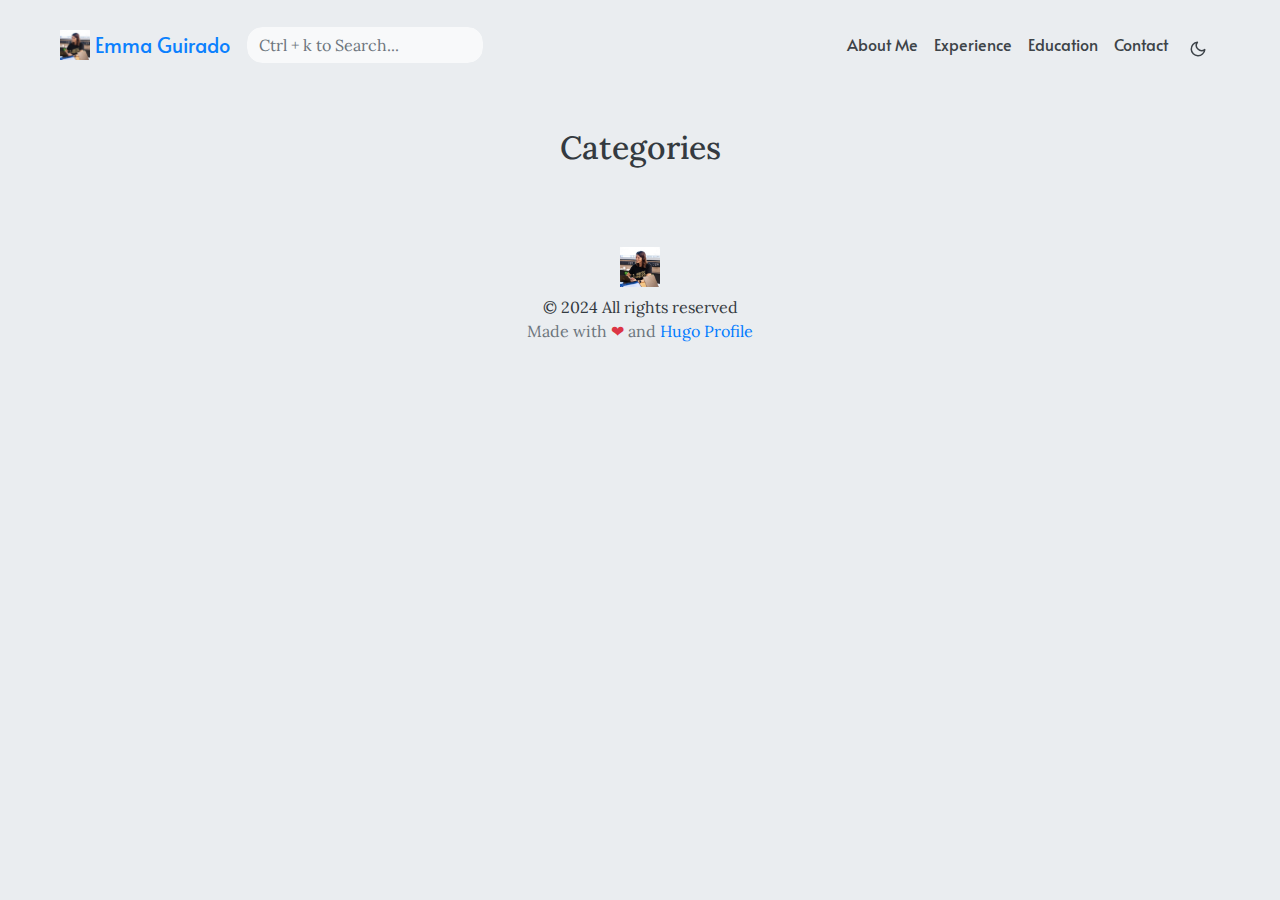
<file: categories/index.html>
<!DOCTYPE html>
<html>

<head><meta charset="UTF-8">
<meta name="viewport" content="width=device-width, initial-scale=1.0">
<meta http-equiv="X-UA-Compatible" content="ie=edge">
<meta http-equiv="Accept-CH" content="DPR, Viewport-Width, Width">
<link rel="icon" href=/me.jpg type="image/gif">


<link rel="preconnect" href="https://fonts.googleapis.com">
<link rel="preconnect" href="https://fonts.gstatic.com" crossorigin>
<link rel="preload"
      as="style"
      href="https://fonts.googleapis.com/css2?family=Alata&family=Lora:ital,wght@0,400;0,500;0,600;0,700;1,400;1,500;1,600;1,700&family=Roboto:ital,wght@0,100;0,300;0,400;0,500;0,700;0,900;1,100;1,300;1,400;1,500;1,700;1,900&display=swap"
>
<link rel="stylesheet"
      href="https://fonts.googleapis.com/css2?family=Alata&family=Lora:ital,wght@0,400;0,500;0,600;0,700;1,400;1,500;1,600;1,700&family=Roboto:ital,wght@0,100;0,300;0,400;0,500;0,700;0,900;1,100;1,300;1,400;1,500;1,700;1,900&display=swap"
      media="print" onload="this.media='all'" />
<noscript>
  <link
          href="https://fonts.googleapis.com/css2?family=Alata&family=Lora:ital,wght@0,400;0,500;0,600;0,700;1,400;1,500;1,600;1,700&family=Roboto:ital,wght@0,100;0,300;0,400;0,500;0,700;0,900;1,100;1,300;1,400;1,500;1,700;1,900&display=swap"
          rel="stylesheet">
</noscript>


<link rel="stylesheet" href="/css/font.css" media="all">



<meta property="og:url" content="https://hugo-profile.netlify.app/categories/">
  <meta property="og:site_name" content="Emma Guirado">
  <meta property="og:title" content="Categories">
  <meta property="og:description" content="Text about my cool site">
  <meta property="og:locale" content="en_us">
  <meta property="og:type" content="website">


  <meta name="twitter:card" content="summary">
  <meta name="twitter:title" content="Categories">
  <meta name="twitter:description" content="Text about my cool site">


<link rel="stylesheet" href="/bootstrap-5/css/bootstrap.min.css" media="all"><link rel="stylesheet" href="/css/header.css" media="all">
<link rel="stylesheet" href="/css/footer.css" media="all">


<link rel="stylesheet" href="/css/theme.css" media="all">

<style>
    :root {
        --text-color: #343a40;
        --text-secondary-color: #6c757d;
        --text-link-color: #007bff;
        --background-color: #eaedf0;
        --secondary-background-color: #64ffda1a;
        --primary-color: #007bff;
        --secondary-color: #f8f9fa;

         
        --text-color-dark: #e4e6eb;
        --text-secondary-color-dark: #b0b3b8;
        --text-link-color-dark: #ffffff;
        --background-color-dark: #18191a;
        --secondary-background-color-dark: #212529;
        --primary-color-dark: #ffffff;
        --secondary-color-dark: #212529;
    }
    body {
        font-size: 1rem;
        font-weight: 400;
        line-height: 1.5;
        text-align: left;
    }

    html {
        background-color: var(--background-color) !important;
    }

    body::-webkit-scrollbar {
        height: 0px;
        width: 8px;
        background-color: var(--background-color);
    }

    ::-webkit-scrollbar-track {
        border-radius: 1rem;
    }

    ::-webkit-scrollbar-thumb {
        border-radius: 1rem;
        background: #b0b0b0;
        outline: 1px solid var(--background-color);
    }

    #search-content::-webkit-scrollbar {
        width: .5em;
        height: .1em;
        background-color: var(--background-color);
    }
</style>



<meta name="description" content="Categories of Emma Guirado">
<link rel="stylesheet" href="/css/list.css" media="all">


  
  

  <title>
Categories | Emma Guirado

  </title>
</head>

<body class="light">
  
  
<script>
    let localStorageValue = localStorage.getItem("pref-theme");
    let mediaQuery = window.matchMedia('(prefers-color-scheme: dark)').matches;

    switch (localStorageValue) {
        case "dark":
            document.body.classList.add('dark');
            break;
        case "light":
            document.body.classList.remove('dark');
            break;
        default:
            if (mediaQuery) {
                document.body.classList.add('dark');
            }
            break;
    }
</script>




<script>
    var prevScrollPos = window.pageYOffset;
    window.addEventListener("scroll", function showHeaderOnScroll() {
        let profileHeaderElem = document.getElementById("profileHeader");
        let currentScrollPos = window.pageYOffset;
        let resetHeaderStyle = false;
        let showNavBarOnScrollUp =  true ;
        let showNavBar = showNavBarOnScrollUp ? prevScrollPos > currentScrollPos : currentScrollPos > 0;
        if (showNavBar) {
            profileHeaderElem.classList.add("showHeaderOnTop");
        } else {
            resetHeaderStyle = true;
        }
        if(currentScrollPos === 0) {
            resetHeaderStyle = true;
        }
        if(resetHeaderStyle) {
            profileHeaderElem.classList.remove("showHeaderOnTop");
        }
        prevScrollPos = currentScrollPos;
    });
</script>



<header id="profileHeader">
    <nav class="pt-3 navbar navbar-expand-lg animate">
        <div class="container-fluid mx-xs-2 mx-sm-5 mx-md-5 mx-lg-5">
            
            <a class="navbar-brand primary-font text-wrap" href="/">
                
                <img src="/me.jpg" width="30" height="30"
                    class="d-inline-block align-top">
                Emma Guirado
                
            </a>

            
                <div>
                    <input id="search" autocomplete="off" class="form-control mr-sm-2 d-none d-md-block" placeholder='Ctrl &#43; k to Search...'
                        aria-label="Search" oninput="searchOnChange(event)">
                </div>
            

            
            <button class="navbar-toggler" type="button" data-bs-toggle="collapse" data-bs-target="#navbarContent"
                aria-controls="navbarContent" aria-expanded="false" aria-label="Toggle navigation">
                <svg aria-hidden="true" height="24" viewBox="0 0 16 16" version="1.1" width="24" data-view-component="true">
                    <path fill-rule="evenodd" d="M1 2.75A.75.75 0 011.75 2h12.5a.75.75 0 110 1.5H1.75A.75.75 0 011 2.75zm0 5A.75.75 0 011.75 7h12.5a.75.75 0 110 1.5H1.75A.75.75 0 011 7.75zM1.75 12a.75.75 0 100 1.5h12.5a.75.75 0 100-1.5H1.75z"></path>
                </svg>
            </button>

            
            <div class="collapse navbar-collapse text-wrap primary-font" id="navbarContent">
                <ul class="navbar-nav ms-auto text-center">
                    
                        <li class="nav-item navbar-text d-block d-md-none">
                            <div class="nav-link">
                                <input id="search" autocomplete="off" class="form-control mr-sm-2" placeholder='Ctrl &#43; k to Search...' aria-label="Search" oninput="searchOnChange(event)">
                            </div>
                        </li>
                    

                    
                    <li class="nav-item navbar-text">
                        <a class="nav-link" href="/#about" aria-label="about">
                            About Me
                        </a>
                    </li>
                    

                    
                    <li class="nav-item navbar-text">
                        <a class="nav-link" href="/#experience"
                            aria-label="experience">
                            Experience
                        </a>
                    </li>
                    

                    
                    <li class="nav-item navbar-text">
                        <a class="nav-link" href="/#education"
                            aria-label="education">
                            Education
                        </a>
                    </li>
                    

                    

                    

                    
                    <li class="nav-item navbar-text">
                        <a class="nav-link" href="/#contact"
                            aria-label="contact">
                            Contact
                        </a>
                    </li>
                    

                    

                    
                    

                    
                    <li class="nav-item navbar-text">
                        
                        <div class="text-center">
                            <button id="theme-toggle">
                                <svg id="moon" xmlns="http://www.w3.org/2000/svg" width="24" height="24" viewBox="0 0 24 24" fill="none" stroke="currentColor" stroke-width="2" stroke-linecap="round" stroke-linejoin="round">
                                    <path d="M21 12.79A9 9 0 1 1 11.21 3 7 7 0 0 0 21 12.79z"></path>
                                </svg>
                                <svg id="sun" xmlns="http://www.w3.org/2000/svg" width="24" height="24" viewBox="0 0 24 24" fill="none" stroke="currentColor" stroke-width="2" stroke-linecap="round" stroke-linejoin="round">
                                    <circle cx="12" cy="12" r="5"></circle>
                                    <line x1="12" y1="1" x2="12" y2="3"></line>
                                    <line x1="12" y1="21" x2="12" y2="23"></line>
                                    <line x1="4.22" y1="4.22" x2="5.64" y2="5.64"></line>
                                    <line x1="18.36" y1="18.36" x2="19.78" y2="19.78"></line>
                                    <line x1="1" y1="12" x2="3" y2="12"></line>
                                    <line x1="21" y1="12" x2="23" y2="12"></line>
                                    <line x1="4.22" y1="19.78" x2="5.64" y2="18.36"></line>
                                    <line x1="18.36" y1="5.64" x2="19.78" y2="4.22"></line>
                                </svg>
                            </button>
                        </div>
                    </li>
                    

                </ul>

            </div>
        </div>
    </nav>
</header>
<div id="content">
<div class="container pt-5" id="list-page">
    <h2 class="text-center pb-2">Categories</h2>
    <div class="row">
        
        <div class="row justify-content-center">
            <div class="col-auto m-3">
                
            </div>
        </div>
    </div>
</div>

  </div><footer>
    
 

<div class="text-center pt-2">
    

    

    

    

    
</div><div class="container py-4">
    <div class="row justify-content-center">
        <div class="col-md-4 text-center">
            
                <div class="pb-2">
                    <a href="https://hugo-profile.netlify.app/" title="Emma Guirado">
                        <img alt="Footer logo" src="/me.jpg"
                            height="40px" width="40px">
                    </a>
                </div>
            
            &copy; 2024  All rights reserved
            <div class="text-secondary">
                Made with
                <span class="text-danger">
                    &#10084;
                </span>
                and
                <a href="https://github.com/gurusabarish/hugo-profile" target="_blank"
                    title="Designed and developed by gurusabarish">
                    Hugo Profile
                </a>
            </div>
        </div>
    </div>
</div>
</footer><script src="/bootstrap-5/js/bootstrap.bundle.min.js"></script>
<script>
    if (localStorage.getItem("pref-theme") === "dark") {
        document.body.classList.add('dark');
    } else if (localStorage.getItem("pref-theme") === "light") {
        document.body.classList.remove('dark')
    } else if (window.matchMedia && window.matchMedia('(prefers-color-scheme: dark)').matches) {
        document.body.classList.add('dark');
    }

</script>
<script>
    document.getElementById("theme-toggle").addEventListener("click", () => {
        if (document.body.className.includes("dark")) {
            document.body.classList.remove('dark');
            localStorage.setItem("pref-theme", 'light');
        } else {
            document.body.classList.add('dark');
            localStorage.setItem("pref-theme", 'dark');
        }
    })

    var tooltipTriggerList = [].slice.call(document.querySelectorAll('[data-bs-toggle="tooltip"]'))
    var tooltipList = tooltipTriggerList.map(function (tooltipTriggerEl) {
        return new bootstrap.Tooltip(tooltipTriggerEl)
    })

</script>


    <script src="/js/search.js"></script>











  <section id="search-content" class="py-2">
    <div class="container" id="search-results"></div>
  </section>
</body>

</html>
</file>
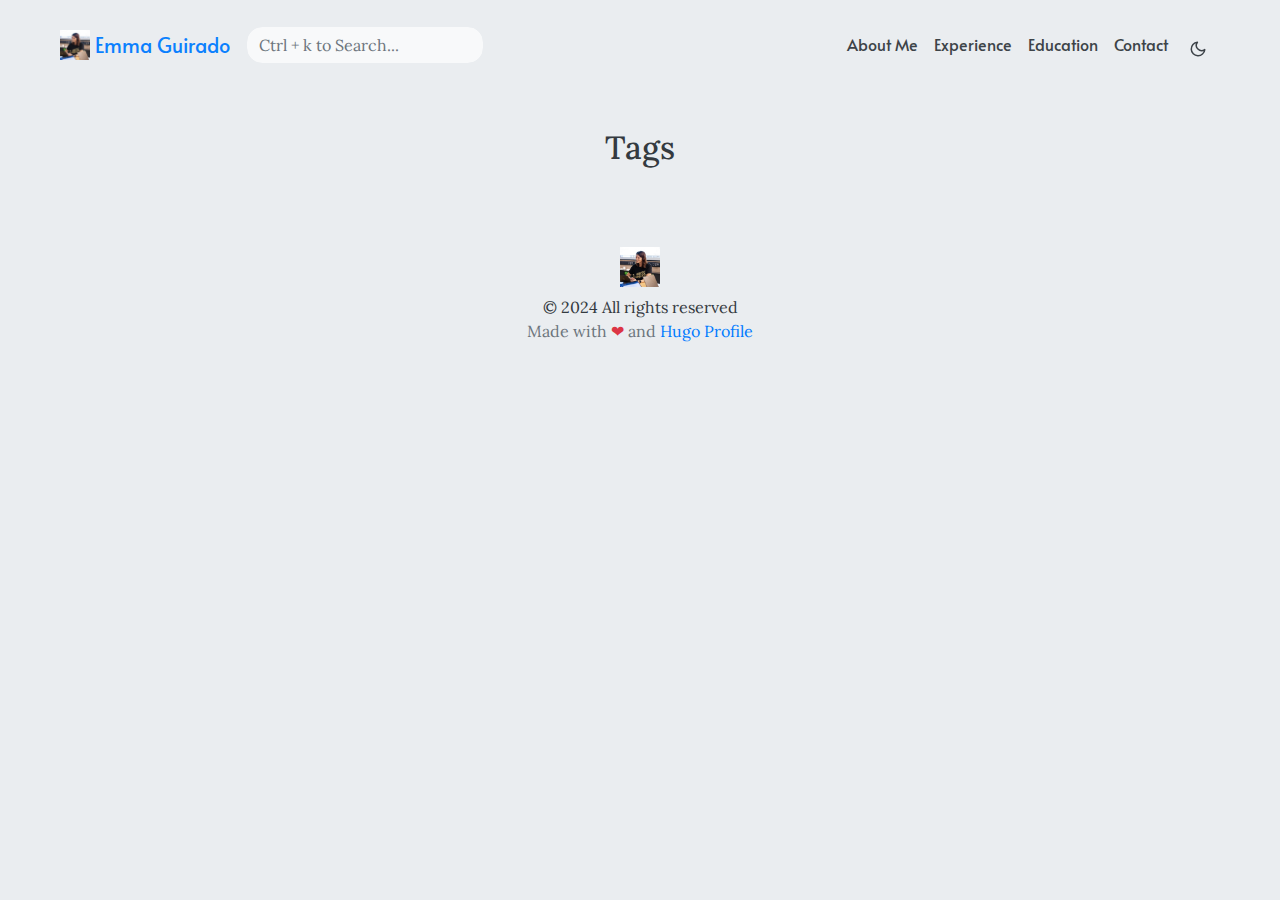
<file: tags/index.html>
<!DOCTYPE html>
<html>

<head><meta charset="UTF-8">
<meta name="viewport" content="width=device-width, initial-scale=1.0">
<meta http-equiv="X-UA-Compatible" content="ie=edge">
<meta http-equiv="Accept-CH" content="DPR, Viewport-Width, Width">
<link rel="icon" href=/me.jpg type="image/gif">


<link rel="preconnect" href="https://fonts.googleapis.com">
<link rel="preconnect" href="https://fonts.gstatic.com" crossorigin>
<link rel="preload"
      as="style"
      href="https://fonts.googleapis.com/css2?family=Alata&family=Lora:ital,wght@0,400;0,500;0,600;0,700;1,400;1,500;1,600;1,700&family=Roboto:ital,wght@0,100;0,300;0,400;0,500;0,700;0,900;1,100;1,300;1,400;1,500;1,700;1,900&display=swap"
>
<link rel="stylesheet"
      href="https://fonts.googleapis.com/css2?family=Alata&family=Lora:ital,wght@0,400;0,500;0,600;0,700;1,400;1,500;1,600;1,700&family=Roboto:ital,wght@0,100;0,300;0,400;0,500;0,700;0,900;1,100;1,300;1,400;1,500;1,700;1,900&display=swap"
      media="print" onload="this.media='all'" />
<noscript>
  <link
          href="https://fonts.googleapis.com/css2?family=Alata&family=Lora:ital,wght@0,400;0,500;0,600;0,700;1,400;1,500;1,600;1,700&family=Roboto:ital,wght@0,100;0,300;0,400;0,500;0,700;0,900;1,100;1,300;1,400;1,500;1,700;1,900&display=swap"
          rel="stylesheet">
</noscript>


<link rel="stylesheet" href="/css/font.css" media="all">



<meta property="og:url" content="https://hugo-profile.netlify.app/tags/">
  <meta property="og:site_name" content="Emma Guirado">
  <meta property="og:title" content="Tags">
  <meta property="og:description" content="Text about my cool site">
  <meta property="og:locale" content="en_us">
  <meta property="og:type" content="website">


  <meta name="twitter:card" content="summary">
  <meta name="twitter:title" content="Tags">
  <meta name="twitter:description" content="Text about my cool site">


<link rel="stylesheet" href="/bootstrap-5/css/bootstrap.min.css" media="all"><link rel="stylesheet" href="/css/header.css" media="all">
<link rel="stylesheet" href="/css/footer.css" media="all">


<link rel="stylesheet" href="/css/theme.css" media="all">

<style>
    :root {
        --text-color: #343a40;
        --text-secondary-color: #6c757d;
        --text-link-color: #007bff;
        --background-color: #eaedf0;
        --secondary-background-color: #64ffda1a;
        --primary-color: #007bff;
        --secondary-color: #f8f9fa;

         
        --text-color-dark: #e4e6eb;
        --text-secondary-color-dark: #b0b3b8;
        --text-link-color-dark: #ffffff;
        --background-color-dark: #18191a;
        --secondary-background-color-dark: #212529;
        --primary-color-dark: #ffffff;
        --secondary-color-dark: #212529;
    }
    body {
        font-size: 1rem;
        font-weight: 400;
        line-height: 1.5;
        text-align: left;
    }

    html {
        background-color: var(--background-color) !important;
    }

    body::-webkit-scrollbar {
        height: 0px;
        width: 8px;
        background-color: var(--background-color);
    }

    ::-webkit-scrollbar-track {
        border-radius: 1rem;
    }

    ::-webkit-scrollbar-thumb {
        border-radius: 1rem;
        background: #b0b0b0;
        outline: 1px solid var(--background-color);
    }

    #search-content::-webkit-scrollbar {
        width: .5em;
        height: .1em;
        background-color: var(--background-color);
    }
</style>



<meta name="description" content="Tags of Emma Guirado">
<link rel="stylesheet" href="/css/list.css" media="all">


  
  

  <title>
Tags | Emma Guirado

  </title>
</head>

<body class="light">
  
  
<script>
    let localStorageValue = localStorage.getItem("pref-theme");
    let mediaQuery = window.matchMedia('(prefers-color-scheme: dark)').matches;

    switch (localStorageValue) {
        case "dark":
            document.body.classList.add('dark');
            break;
        case "light":
            document.body.classList.remove('dark');
            break;
        default:
            if (mediaQuery) {
                document.body.classList.add('dark');
            }
            break;
    }
</script>




<script>
    var prevScrollPos = window.pageYOffset;
    window.addEventListener("scroll", function showHeaderOnScroll() {
        let profileHeaderElem = document.getElementById("profileHeader");
        let currentScrollPos = window.pageYOffset;
        let resetHeaderStyle = false;
        let showNavBarOnScrollUp =  true ;
        let showNavBar = showNavBarOnScrollUp ? prevScrollPos > currentScrollPos : currentScrollPos > 0;
        if (showNavBar) {
            profileHeaderElem.classList.add("showHeaderOnTop");
        } else {
            resetHeaderStyle = true;
        }
        if(currentScrollPos === 0) {
            resetHeaderStyle = true;
        }
        if(resetHeaderStyle) {
            profileHeaderElem.classList.remove("showHeaderOnTop");
        }
        prevScrollPos = currentScrollPos;
    });
</script>



<header id="profileHeader">
    <nav class="pt-3 navbar navbar-expand-lg animate">
        <div class="container-fluid mx-xs-2 mx-sm-5 mx-md-5 mx-lg-5">
            
            <a class="navbar-brand primary-font text-wrap" href="/">
                
                <img src="/me.jpg" width="30" height="30"
                    class="d-inline-block align-top">
                Emma Guirado
                
            </a>

            
                <div>
                    <input id="search" autocomplete="off" class="form-control mr-sm-2 d-none d-md-block" placeholder='Ctrl &#43; k to Search...'
                        aria-label="Search" oninput="searchOnChange(event)">
                </div>
            

            
            <button class="navbar-toggler" type="button" data-bs-toggle="collapse" data-bs-target="#navbarContent"
                aria-controls="navbarContent" aria-expanded="false" aria-label="Toggle navigation">
                <svg aria-hidden="true" height="24" viewBox="0 0 16 16" version="1.1" width="24" data-view-component="true">
                    <path fill-rule="evenodd" d="M1 2.75A.75.75 0 011.75 2h12.5a.75.75 0 110 1.5H1.75A.75.75 0 011 2.75zm0 5A.75.75 0 011.75 7h12.5a.75.75 0 110 1.5H1.75A.75.75 0 011 7.75zM1.75 12a.75.75 0 100 1.5h12.5a.75.75 0 100-1.5H1.75z"></path>
                </svg>
            </button>

            
            <div class="collapse navbar-collapse text-wrap primary-font" id="navbarContent">
                <ul class="navbar-nav ms-auto text-center">
                    
                        <li class="nav-item navbar-text d-block d-md-none">
                            <div class="nav-link">
                                <input id="search" autocomplete="off" class="form-control mr-sm-2" placeholder='Ctrl &#43; k to Search...' aria-label="Search" oninput="searchOnChange(event)">
                            </div>
                        </li>
                    

                    
                    <li class="nav-item navbar-text">
                        <a class="nav-link" href="/#about" aria-label="about">
                            About Me
                        </a>
                    </li>
                    

                    
                    <li class="nav-item navbar-text">
                        <a class="nav-link" href="/#experience"
                            aria-label="experience">
                            Experience
                        </a>
                    </li>
                    

                    
                    <li class="nav-item navbar-text">
                        <a class="nav-link" href="/#education"
                            aria-label="education">
                            Education
                        </a>
                    </li>
                    

                    

                    

                    
                    <li class="nav-item navbar-text">
                        <a class="nav-link" href="/#contact"
                            aria-label="contact">
                            Contact
                        </a>
                    </li>
                    

                    

                    
                    

                    
                    <li class="nav-item navbar-text">
                        
                        <div class="text-center">
                            <button id="theme-toggle">
                                <svg id="moon" xmlns="http://www.w3.org/2000/svg" width="24" height="24" viewBox="0 0 24 24" fill="none" stroke="currentColor" stroke-width="2" stroke-linecap="round" stroke-linejoin="round">
                                    <path d="M21 12.79A9 9 0 1 1 11.21 3 7 7 0 0 0 21 12.79z"></path>
                                </svg>
                                <svg id="sun" xmlns="http://www.w3.org/2000/svg" width="24" height="24" viewBox="0 0 24 24" fill="none" stroke="currentColor" stroke-width="2" stroke-linecap="round" stroke-linejoin="round">
                                    <circle cx="12" cy="12" r="5"></circle>
                                    <line x1="12" y1="1" x2="12" y2="3"></line>
                                    <line x1="12" y1="21" x2="12" y2="23"></line>
                                    <line x1="4.22" y1="4.22" x2="5.64" y2="5.64"></line>
                                    <line x1="18.36" y1="18.36" x2="19.78" y2="19.78"></line>
                                    <line x1="1" y1="12" x2="3" y2="12"></line>
                                    <line x1="21" y1="12" x2="23" y2="12"></line>
                                    <line x1="4.22" y1="19.78" x2="5.64" y2="18.36"></line>
                                    <line x1="18.36" y1="5.64" x2="19.78" y2="4.22"></line>
                                </svg>
                            </button>
                        </div>
                    </li>
                    

                </ul>

            </div>
        </div>
    </nav>
</header>
<div id="content">
<div class="container pt-5" id="list-page">
    <h2 class="text-center pb-2">Tags</h2>
    <div class="row">
        
        <div class="row justify-content-center">
            <div class="col-auto m-3">
                
            </div>
        </div>
    </div>
</div>

  </div><footer>
    
 

<div class="text-center pt-2">
    

    

    

    

    
</div><div class="container py-4">
    <div class="row justify-content-center">
        <div class="col-md-4 text-center">
            
                <div class="pb-2">
                    <a href="https://hugo-profile.netlify.app/" title="Emma Guirado">
                        <img alt="Footer logo" src="/me.jpg"
                            height="40px" width="40px">
                    </a>
                </div>
            
            &copy; 2024  All rights reserved
            <div class="text-secondary">
                Made with
                <span class="text-danger">
                    &#10084;
                </span>
                and
                <a href="https://github.com/gurusabarish/hugo-profile" target="_blank"
                    title="Designed and developed by gurusabarish">
                    Hugo Profile
                </a>
            </div>
        </div>
    </div>
</div>
</footer><script src="/bootstrap-5/js/bootstrap.bundle.min.js"></script>
<script>
    if (localStorage.getItem("pref-theme") === "dark") {
        document.body.classList.add('dark');
    } else if (localStorage.getItem("pref-theme") === "light") {
        document.body.classList.remove('dark')
    } else if (window.matchMedia && window.matchMedia('(prefers-color-scheme: dark)').matches) {
        document.body.classList.add('dark');
    }

</script>
<script>
    document.getElementById("theme-toggle").addEventListener("click", () => {
        if (document.body.className.includes("dark")) {
            document.body.classList.remove('dark');
            localStorage.setItem("pref-theme", 'light');
        } else {
            document.body.classList.add('dark');
            localStorage.setItem("pref-theme", 'dark');
        }
    })

    var tooltipTriggerList = [].slice.call(document.querySelectorAll('[data-bs-toggle="tooltip"]'))
    var tooltipList = tooltipTriggerList.map(function (tooltipTriggerEl) {
        return new bootstrap.Tooltip(tooltipTriggerEl)
    })

</script>


    <script src="/js/search.js"></script>











  <section id="search-content" class="py-2">
    <div class="container" id="search-results"></div>
  </section>
</body>

</html>
</file>
<file: css/font.css>
/* Default font for body */
body {
    font-family: "Lora", serif !important;
}

/* secondary font */
.secondary-font, #secondary-font {
    font-family: "Lora", serif;
}

/* primary font */
.primary-font, #primary-font {
    font-family: "Alata", sans-serif;
}

/* Default font */
.default-font, #default-font {
    font-family: "Roboto", sans-serif;
}
</file>
<file: css/header.css>
header {
    z-index: 10;
    position: relative;
    top: 0;
}

.showHeaderOnTop {
    box-shadow: 0px 8px 56px rgba(15, 80, 100, 0.16);
    top: 0;
    position: sticky;
}

header .navbar .navbar-nav a {
    color: var(--text-color) !important;
}

#theme-toggle {
    background-color: var(--background-color) !important;
    color: var(--text-color) !important;
}

.navbar-toggler {
    border: none;
    outline: none;
    color: var(--text-color);
}
.navbar-toggler svg {
    fill: currentColor;
    color: var(--text-color);
}
.navbar-toggler:focus {
    box-shadow: 0 0 0 .05em;
}
.navbar-text {
    font-size: 16px !important;
    opacity: 0.95;
    white-space: nowrap;
}
header .nav-link{
    transition: none !important;
}
.navbar-brand {
    color: var(--primary-color) !important;
    opacity: 0.95;
} 
.navbar .nav-link:hover {
    color: var(--primary-color) !important;
}
.nav-link.nav-link-sep:after {
    content: "|";
    color: var(--text-color) !important;
}

li > .dropdown-toggle:focus{
    color: var(--primary-color) !important;
}

.dropdown-menu {
    overflow: auto;
    /* z-index: 100; */
    background-color: var(--background-color) !important;
    border-color: var(--text-secondary-color) !important;
}

.dropdown-item:hover {
    background-color: var(--secondary-color) !important;
}

.dropdown-item:focus, .dropdown-item:active {
    background-color: var(--secondary-color) !important;
}

.dropdown-divider {
	border-top: 1px solid var(--lt-color-border-dark);
}

#search {
    border-radius: 1rem !important;
    background-color: var(--secondary-color);
    color: var(--text-color);
    border-color: var(--background-color) !important;
    transition: none;
}

#search:focus {
    box-shadow: 0 0 10px rgba(0, 0, 0, 0.2);
}
#search-content {
    -ms-scroll-chaining: none;
    scrollbar-width: none;
    display: none;
    border-radius: 1rem;
    box-shadow: 0 0 10px rgba(0,0,0,0.2);
    z-index: 9999;
    width: 10%;
    max-height: 350px;
    background-color: var(--secondary-color) !important;
    position: absolute;
    overflow: scroll;
}

#search-content::-webkit-scrollbar {
    display: none;
}

#search-results > .card {
    background-color: transparent !important;
    border: none;
    margin-bottom: 10px;
}

#search-results > .card :hover {
    border-radius: 1rem !important;
    background-color: var(--background-color) !important;
    transition: .2s;
}

#search-results .card a {
    opacity: 0.9;
    display: inline-block;
    text-decoration: none;
    color: var(--text-color) !important;
}

#search-results .card a:hover {
    color: var(--primary-color) !important;
}
</file>
<file: css/footer.css>
footer a h5 {
    color: var(--text-color) !important;
}

footer a {
  text-decoration: none;
  color: var(--text-link-color) !important;
}

footer a:hover {
  color: var(--primary-color) !important;
}

footer .card {
    background-color: var(--secondary-color) !important;
    border-radius: .75rem;
    cursor: context-menu;
    overflow: hidden;
    border: none;
}

footer .card:hover {
    transition: all 0.3s ease-out;
    box-shadow: 0px 8px 56px rgba(15, 80, 100, 0.16);
}

footer .card-text * {
    background-color: var(--secondary-color) !important;
}

footer .card-footer {
    background-color: var(--background-color) !important;
    padding: .8em .7em;
    border: 1px solid var(--secondary-color);
}

footer .card-footer a {
    color: var(--text-link-color) !important;
    border-color: var(--primary-color) !important;
    transition: none;
    background-color: var(--background-color) !important;
}

footer .card-footer a:hover {
    color: var(--primary-color) !important;
    opacity: 0.8;
}

footer .card-footer a:focus {
    box-shadow: none !important;
}

footer .card > .card-header {
    padding: 0 !important;
    border: none !important;
    background-color: var(--secondary-color) !important;
}

footer .card > .card-header .card-img-top {
    width: 100%;
    height: 250px !important;
    object-fit: cover;
    background-color: transparent !important;
}
</file>
<file: css/theme.css>
/* light mode */
.light > *{
    background-color: var(--background-color) !important;
    color: var(--text-color) !important;
}

.light > #footer-socialNetworks-github-svg-path{
    fill: none;
}

/* dark mode */
.dark {
    --background-color: var(--background-color-dark) !important;
    --secondary-background-color: var(--secondary-background-color-dark) !important;
    --text-color: var(--text-color-dark) !important;
    --text-secondary-color: var(--text-secondary-color-dark) !important;
    --text-link-color: var(--text-link-color-dark) !important;
    --primary-color: var(--primary-color-dark);
    --secondary-color: var(--secondary-color-dark);
}

.dark #footer-socialNetworks-github-svg-path{
    fill: #FFFFFF;
}

.text-secondary {
    color: var(--text-secondary-color) !important;
}

#theme-toggle:focus {
    outline: 0;
}

#theme-toggle svg {
    height: 18px;
}

button#theme-toggle {
    border: none;
    font-size: 26px;
    margin: auto 4px;
}

body.dark #moon {
    vertical-align: middle;
    display: none;
}

body:not(.dark) #sun {
    display: none;
}

body *::selection {
    color: var(--text-color) !important;
    background-color: var(--primary-color) !important;
}
</file>
<file: css/index.css>
/* Animation */
@keyframes fade-in {
    0% {
        opacity: 0;
    }
    100% {
        opacity: 1;
    }
}
@keyframes fade-bottom {
  0% {
    transform: translateY(50px);
    opacity: 0;
  }
  100% {
    transform: translateY(0);
    opacity: 1;
  }
}
@keyframes fade-left {
  0% {
    transform: translateX(-10px);
    opacity: 0;
  }
  100% {
    transform: translateX(0);
    opacity: 1;
  }
}

@keyframes fade-right {
  0% {
    transform: translateX(20px);
    opacity: 0;
  }
  100% {
    transform: translateX(0);
    opacity: 1;
  }
}

/* Header animation */
@keyframes fade-up {
  0% {
    transform: translateY(-10px);
    opacity: 0;
  }
  100% {
    transform: translateY(0);
    opacity: 1;
  }
}

header .navbar.animate {
    animation: fade-up 0.5s ease-in;
}

/* ToolTip */

.tooltip {
    line-height: 1rem;
    border-radius: .5rem !important;
}
.tooltip-inner {
    line-height: 1rem;
}
.tooltip .tooltip-arrow { 
    visibility: hidden !important;
}

/* hero */

#hero {
    min-height: 100vh;
    line-height: 2rem;
    max-width: 100%;
}
#hero .content.animate {
    animation: fade-left 1s ease-out;
}

#hero .hero-bottom-svg {
    opacity: 0.5;
    position: absolute;
    bottom: -50px;
    left: -150px;
}

#hero .subtitle {
    font-size: clamp(14px,5vw,16px);
    opacity: 0.6;
}

#hero h2 {
    font-size: clamp(40px, 8vw, 80px);
    color: var(--primary-color) !important;
}

#hero h3 {
    font-size: clamp(40px, 8vw, 60px);
    /* color: var(--primary-color) !important; */
    opacity: 0.5;
}

#hero p {
    margin: 20px 0px 0px;
    max-width: 640px;
    opacity: 0.8;
}

#hero .image img {
    box-shadow:0px 8px 56px rgba(15, 80, 100, 0.16);
    padding: 0;
    border: 3px solid var(--secondary-color);
    border-radius: 1rem;
}

#hero .image.animate img {
    animation: fade-in 1s ease-out;
    transition: box-shadow 0.3s;
}

#hero .image img:hover {
    cursor: pointer;
}

#hero .image.animate img:hover {
    box-shadow: 0 0 11px rgb(15 80 100 / 20%);
    filter: contrast(1.2);
    cursor: pointer;
}

#hero a.btn.social-icon {
    color: var(--primary-color) !important;
    line-height: 0%;
    border-radius: 50%;
    margin-top: 50px;
    padding: 0.7rem;
    border: 1px solid var(--primary-color);
    transition: none;
}

#hero a.btn.social-icon img {
    width: 1em;
}

#hero a.btn.social-icon:hover {
    opacity: 0.8;
}

#hero a.btn {
    margin-top: 50px;
    padding: 0.7rem 1.75rem;
    border: 1px solid var(--primary-color);
    color: var(--text-color) !important;
    border-radius: .75rem;
    transition: none;
}

#hero a.btn:focus {
    box-shadow: none;
}

#hero a.btn:hover {
    background-color: var(--secondary-color) !important;
    color: var(--text-color) !important;
    opacity: 0.9;
}

#hero a.btn.social-icon:hover {
    background-color: var(--background-color) !important;
    opacity: 0.7;
}

#hero .hero-content > a {
    display: inline-block;
    text-decoration: none;
    color: var(--text-link-color) !important;
}

#hero .hero-content > a::after {
    content: "";
    display: block;
    width: 0px;
    height: 2px;
    bottom: 0.37em;
    background-color: var(--primary-color);
    transition: all 0.25s cubic-bezier(0.645,0.045,0.355,1);
    opacity: 0.5;
}

#hero .hero-content > a:hover::after, #hero .hero-content > a:focus::after, #hero .hero-content > a:active::after {
    width: 100%;
}



/* about me */
#about h3 {
    color: var(--text-secondary-color) !important;
}

#about .image img {
    box-shadow: 0px 8px 56px rgba(15, 80, 100, 0.16);
    transition: box-shadow 0.3s;
    padding: 0;
    border: 0;
}

#about .image img:hover {
    box-shadow: 0 0 11px rgb(15 80 100 / 20%);
}

#about ul {
    display: grid;
    grid-template-columns: repeat(2, minmax(140px, 200px));
    gap: 0px 10px;
    padding: 0px;
    margin: 20px 0px 0px;
    overflow: hidden;
    list-style: none;
}

#about ul li {
    position: relative;
    margin-bottom: 10px;
    padding-left: 20px;
}

#about ul li::before {
    content: "▹";
    color: var(--primary-color);
    position: absolute;
    left: 0px;
}

#about .content {
    font-weight: 500;
    opacity: 0.9 !important;
    line-height: 1.7rem !important;
}

#about a {
    display: inline-block;
    text-decoration: none;
    color: var(--text-link-color) !important;
}

#about a::after {
    content: "";
    display: block;
    width: 0px;
    height: 2px;
    bottom: 0.37em;
    background-color: var(--primary-color);
    transition: all 0.25s cubic-bezier(0.645,0.045,0.355,1);
    opacity: 0.5;
}

#about a:hover::after, #about a:focus::after, #about a:active::after {
    width: 100%;
}

/* experience */

#experience h3 {
    color: var(--text-secondary-color) !important;
}

#experience * {
    background-color: transparent !important;
}

#experience .tab-pane > * {
    opacity: 0.9;
}

#experience .tab-pane small {
    opacity: 0.8;
}

#experience .tab-pane ul {
    padding-top: 1%;
    padding-bottom: 1%;
}

#experience .experience-container .tab-content > .tab-pane p {
    padding: 1% 0;
    margin: 0;
}

#experience .experience-container {
    background-color: var(--secondary-color) !important;
    border-radius: .75rem;
    box-shadow: 0px 8px 56px rgb(15 80 100 / 16%);
}

#experience .nav-item .nav-link {
    color: var(--text-color) !important;
    border-bottom: 2px solid transparent; 
    border-radius: 0%;
    transition: none;
    cursor: pointer;
}

#experience .nav-item .nav-link.active {
    color: var(--text-color) !important;
    border-bottom: 2px solid var(--primary-color); 
    opacity: 0.8;
}

#experience .nav-item .nav-link.active:hover { 
    transition: none !important;
}

#experience .nav-item .nav-link:hover {
    border-bottom: 2px solid var(--primary-color);
    opacity: 0.8;
}

#experience a {
    opacity: 0.9;
    display: inline-block;
    text-decoration: none;
    color: var(--text-link-color) !important;
}

#experience a::after {
    content: "";
    display: block;
    width: 0px;
    height: 2px;
    bottom: 0.37em;
    background-color: var(--primary-color);
    transition: all 0.25s cubic-bezier(0.645,0.045,0.355,1);
    opacity: 0.5;
}

#experience a:hover::after, #experience a:focus::after, #experience a:active::after {
    width: 100%;
}

#experience .experience-container .tab-content .tab-pane ul {
    overflow: hidden;
    list-style: none;
    margin-bottom: 0;
}

#experience .experience-container .tab-content .tab-pane ul li {
    position: relative;
    margin-bottom: 10px;
    padding-left: 20px;
}

#experience .experience-container .tab-content .tab-pane ul li::before {
    content: "▹";
    color: var(--primary-color);
    position: absolute;
    left: 0px;
}

#experience .experience-container .tab-content .tab-pane .featuredLink a::after {
    display: block;
    width: auto;
    height: auto;
    bottom: 0em;
    background-color: transparent;
    transition: none;
    opacity: 1;
}

#experience .experience-container .tab-content .tab-pane .featuredLink a.btn {
    border: 1px solid var(--primary-color);
    border-radius: .75rem;
    transition: none;
}

#experience .experience-container .tab-content .tab-pane .featuredLink a.btn:focus {
    box-shadow: none;
}

#experience .experience-container .tab-content .tab-pane .featuredLink a.btn:hover {
    color: var(--text-color) !important;
    opacity: 0.7;
}

/* Education */

#education .container > h3 {
    color: var(--text-secondary-color) !important;
}

#education .row .index {
    opacity: 0.8;
    padding: 13px 20px;
    line-height: 0%;
    border-radius: 50%;
    max-height: 50px;
    z-index: 2;
    background-color: var(--primary-color) !important;
    color: var(--secondary-color) !important;
    font-weight: bold;
}

#education .card * {
    background-color: var(--secondary-color) !important;
}

#education .card {
    border-radius: 1.5rem;
    box-shadow: 0px 8px 56px rgb(15 80 100 / 16%);
    border: 2px solid var(--text-secondary-color) !important;
    transition: box-shadow .2s linear,opacity .2s linear;
    transition: transform 0.2s;
}

#education .card .card-body {
    border-radius: 1.5rem;
    padding: 2rem;
}

@media all and (max-width:768px) {
    #education .card .card-body {
        padding: 2rem 1rem;
    }
}

#education .card:hover {
    transition: 0.3s;
    box-shadow: 0 4px 11px rgb(15 80 100 / 16%);
    border: 2px solid var(--primary-color) !important;
}

#education .card .card-body .education-content a {
    color: var(--text-link-color) !important;
    text-decoration: none;
    opacity: 0.9;
}

#education .card .card-body > a h6 {
    display: inline-block;
    text-decoration: none;
    color: var(--text-link-color) !important;
}

#education .card .card-body > a h6::after {
    content: "";
    display: block;
    width: 0px;
    height: 2px;
    bottom: 0.37em;
    background-color: var(--primary-color);
    transition: all 0.25s cubic-bezier(0.645,0.045,0.355,1);
    opacity: 0.5;
}

#education .card .card-body > a h6:hover::after, #education .card .card-body > a h6:focus::after, #education .card .card-body > a h6:active::after {
    width: 100%;
}

#education .card .card-body a.btn {
    opacity: 0.9;
    border: 1px solid var(--primary-color) !important;
    color: var(--text-color) !important;
    border-radius: .75rem;
    box-shadow: none;
    transition: none;
}

#education .card .card-body a.btn:hover {
    opacity: 0.8;
}

/* achievements */

#achievements a {
    text-decoration: none;
}

#achievements h3 {
    color: var(--text-secondary-color) !important;
}

#achievements .card {
    cursor: context-menu;
    background-color: var(--secondary-color) !important;
    border-radius: 1rem;
    box-shadow: 0 0 36px rgba(0,0,0,0.1);
    /* transform: translate3d(0, 0, 0); */
    transition: box-shadow .2s linear,opacity .2s linear;
    border: 2px solid transparent;
}

#achievements a.card {
    cursor: alias;
}

#achievements .card h5 {
    color: var(--text-color) !important;
    opacity: 0.9;
}

#achievements .card:hover {
    border: 2px solid var(--text-color);
    transition: .3s;
}
#achievements .card:focus {
    border: 2px solid var(--text-color);
    transition: .3s;
}

#achievements .card-text {
    background-color: var(--secondary-color) !important;
    color: var(--text-secondary-color) !important;
}

#achievements img {
    border-radius: 0.7rem;
}

/* contact */

#contact h3 {
    color: var(--text-secondary-color) !important;
}

#contact .btn {
    transition: none;
    transition: opacity 0.3s;
    border-radius: .5rem !important;
    border-color: var(--primary-color) !important;
    background-color: var(--secondary-color) !important;
    color: var(--text-color) !important;
}

#contact .btn:hover {
    opacity: .7;
}

#contact .btn:focus {
    box-shadow: none !important;
}

#contact form .form-control {
    background-color: var(--secondary-color);
    color: var(--text-color);
    border-radius: .7rem;
    border: 1px solid var(--text-secondary-color);
    box-shadow: 0px 8px 56px rgb(15 80 100 / 5%);
}

#contact-form-status {
    position: fixed;
    bottom: 10px;
    right: 10px;
    z-index: 1;
    transform: translate3d(0, 0, 0);
}

#contact-form-status svg {
    height: 18px;
    width: 18px;
}

#contact-form-status button {
    border-radius: 50%;
    border: none;
    background-color: white;
    padding: 0.5rem;
    margin-left: 0.5rem;
    box-shadow: 0px 8px 56px rgb(15 80 100 / 5%);
    font-size: .6rem !important;
}

#contact-form-status .alert {
    border-radius: 0.5rem;
    box-shadow: 0px 8px 56px rgb(15 80 100 / 5%);
    padding: .5rem 1rem;
}
</file>
<file: css/projects.css>
/* projects */

#projects h3 {
    color: var(--text-secondary-color) !important;
}

#projects a {
    text-decoration: none;
    color: var(--text-link-color) !important;
}

#projects .badge {
    background-color: var(--background-color) !important;
    color: var(--text-color) !important;
    margin: 0 1%;
}

#projects .card {
    background-color: var(--secondary-color) !important;
    box-shadow: 0px 8px 56px rgb(15 80 100 / 16%);
    min-height: 400px;
    overflow: hidden;
    border-radius: 1rem;
    border: none !important;
}

#projects .card:hover {
    box-shadow: 0 0 11px rgb(15 80 100 / 20%);
    transition: transform 0.3s;
    transform: translateY(-7px);
}

#projects .card .card-head {
    -o-object-fit: cover;
    object-fit: cover;
    overflow: hidden;
    border-top-left-radius: 1rem;
    border-top-right-radius: 1rem;
    border: none !important;
}

#projects .card .card-footer {
    border-bottom-left-radius: 1rem;
    border-bottom-right-radius: 1rem;
}

#projects .card:hover .card-img-top {
    transform: scale(1.2);
    transition: all 0.3s ease-out;
}

#projects .card-img-top {
    transition: transform 0.3s;
}

#projects .float-end .btn {
    transition: none;
    border-radius: .5rem !important;
    border-color: var(--primary-color) !important;
}

#projects .float-end .btn:focus {
    box-shadow: none !important;
}
</file>
<file: css/list.css>
#list-page .card {
    background-color: var(--secondary-color) !important;
    box-shadow: 0px 8px 56px rgba(15, 80, 100, 0.16);
    border-radius: .75rem;
    cursor: context-menu;
    overflow: hidden;
    border: none;
}

#list-page .card a {
    text-decoration: none;
}

#list-page .card a h5 {
    color: var(--text-color) !important;
}

#list-page .card:hover {
    transition: all 0.3s ease-out;
    transform: translateY(-7px);
}

#list-page .card-text * {
    background-color: var(--secondary-color) !important;
}

#list-page .post-footer {
    padding: .5rem 1rem;
    background-color: var(--secondary-color) !important;
    color: var(--text-color) !important;
    border-top: 1px solid rgba(15, 80, 100, 0.16);
    opacity: 0.9;
}

#list-page .post-footer a {
    background-color: var(--secondary-color) !important;
    color: var(--text-secondary-color) !important;
    border-color: var(--primary-color) !important;
    transition: none;
}

#list-page .post-footer a:focus {
    box-shadow: none !important;
}

#list-page .post-footer a:hover {
    color: var(--primary-color) !important;
}

#list-page .card > .card-header {
    padding: 0 !important;
    border: none !important;
    background-color: var(--secondary-color) !important;
}

#list-page .card > .card-header .card-img-top {
    width: 100%;
    height: 250px !important;
    background-color: transparent !important;
}

/* pagination */
#list-page ul li a {
    transition: none;
    border-color: var(--secondary-color);
    background-color: var(--secondary-color) !important;
    color: var(--text-color) !important;
}

#list-page ul li a:focus {
    box-shadow: none;
}

#list-page .page-item.active .page-link {
    border-color: var(--primary-color);
    background-color: var(--primary-color) !important;
    color: var(--secondary-color) !important;
}
</file>
